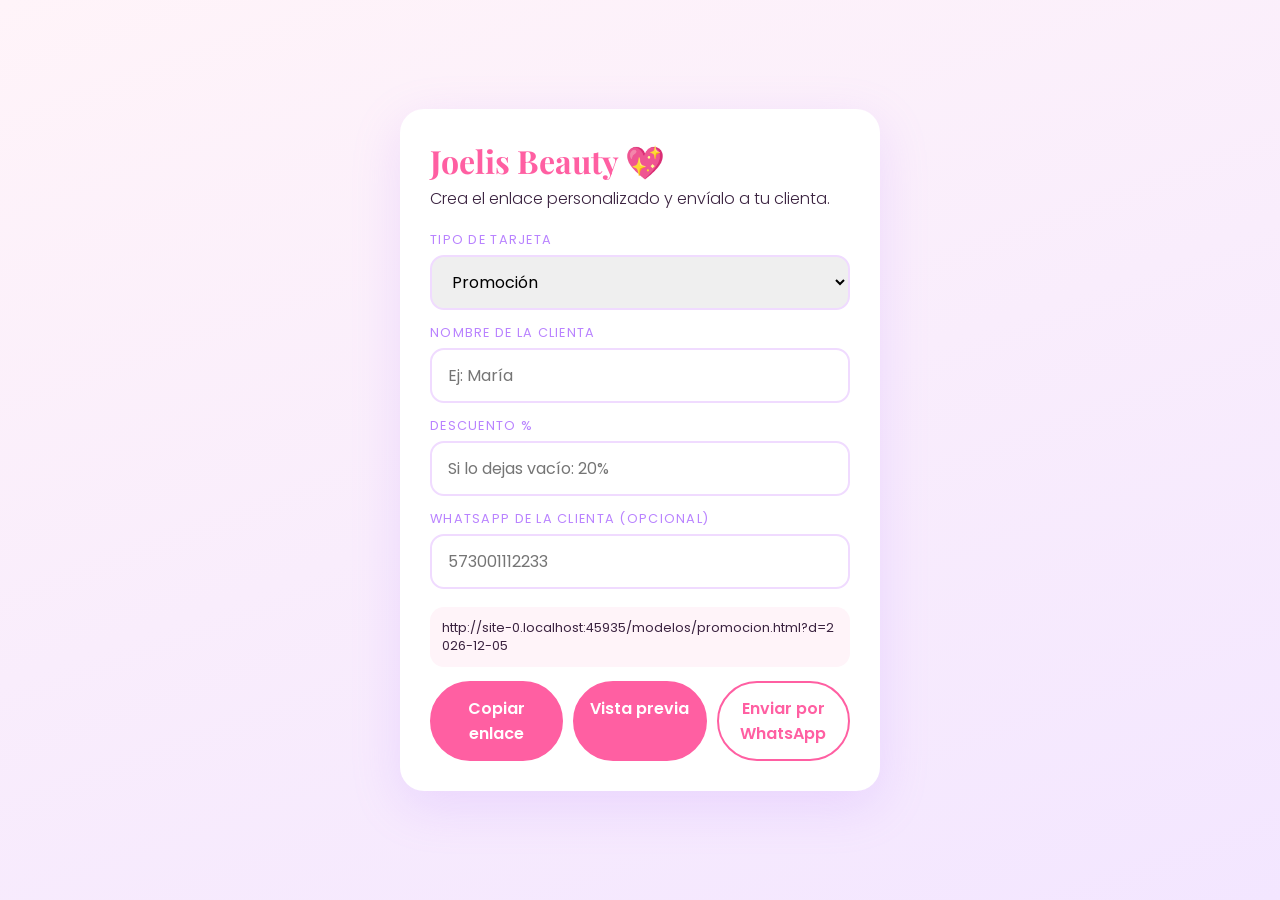
<file: index.html>
<!doctype html>
<html lang="es">
<head>
<meta charset="utf-8">
<meta name="viewport" content="width=device-width, initial-scale=1">
<title>Generador de tarjetas · Joelis Beauty</title>
<meta name="robots" content="noindex">
<link href="https://fonts.googleapis.com/css2?family=Playfair+Display:wght@600&family=Poppins:wght@300;400;600&display=swap" rel="stylesheet">
<style>
*{box-sizing:border-box;margin:0;padding:0}
body{font-family:Poppins,sans-serif;background:linear-gradient(160deg,#fff4f9,#f3e6ff);min-height:100vh;display:grid;place-items:center;padding:20px;color:#3b2340}
.box{background:#fff;border-radius:24px;padding:30px;max-width:480px;width:100%;box-shadow:0 15px 50px #b983ff33}
h1{font-family:'Playfair Display',serif;color:#ff5fa2;margin-bottom:4px}
p.s{font-weight:300;margin-bottom:20px}
label{display:block;font-size:.8rem;margin:14px 0 6px;color:#b983ff;text-transform:uppercase;letter-spacing:.1em}
input,select{width:100%;padding:13px 16px;border-radius:14px;border:2px solid #f0dbff;font:inherit}
input:focus,select:focus{outline:0;border-color:#ff5fa2}
.out{margin-top:18px;padding:12px;background:#fff4f9;border-radius:14px;font-size:.8rem;word-break:break-all}
.btns{display:flex;gap:10px;margin-top:14px;flex-wrap:wrap}
button,a.b{flex:1;padding:13px;border-radius:999px;border:2px solid #ff5fa2;background:#ff5fa2;color:#fff;font:inherit;font-weight:600;cursor:pointer;text-align:center;text-decoration:none;min-width:130px}
button.g{background:#fff;color:#ff5fa2}
.f[hidden]{display:none}
</style>
</head>
<body>
<div class="box">
  <h1>Joelis Beauty 💖</h1>
  <p class="s">Crea el enlace personalizado y envíalo a tu clienta.</p>
  <label>Tipo de tarjeta</label>
  <select id="m">
    <option value="promocion">Promoción</option>
    <option value="descuento">Descuento</option>
    <option value="sorteo">Sorteo</option>
    <option value="gratis">Gratis (regalo)</option>
    <option value="cumpleanos">Cumpleaños</option>
    <option value="cumpleanos-personalizado">Cumpleaños personalizado</option>
    <option value="ganadora">Ganadora sorteo</option>
  </select>
  <div class="f" id="f-n">
    <label>Nombre de la clienta</label>
    <input id="n" placeholder="Ej: María" autocomplete="off">
  </div>
  <div class="f" id="f-de">
    <label>De parte de (remitente)</label>
    <input id="de" placeholder="Si lo dejas vacío: Joelis Beauty" autocomplete="off">
  </div>
  <div class="f" id="f-p">
    <label>Descuento %</label>
    <input id="p" placeholder="" inputmode="numeric" maxlength="2" pattern="[0-9]*">
  </div>
  <div class="f" id="f-r">
    <label id="lr">Premio / regalo</label>
    <input id="r" placeholder="" autocomplete="off">
  </div>
  <div class="f" id="f-t">
    <label>WhatsApp de la clienta (opcional)</label>
    <input id="t" placeholder="573001112233" inputmode="numeric">
  </div>
  <div class="out" id="o"></div>
  <div class="btns">
    <button id="c">Copiar enlace</button>
    <a class="b g" id="v" target="_blank">Vista previa</a>
    <button id="w" class="g">Enviar por WhatsApp</button>
  </div>
</div>
<script>
const $=id=>document.getElementById(id);
/* Campos que aplican a cada tarjeta (n=nombre, de=remitente, p=descuento %, r=premio/regalo) */
const CAMPOS={
  'promocion':{n:1,p:'Si lo dejas vacío: 20%'},
  'descuento':{n:1,p:'Si lo dejas vacío: 20%'},
  'sorteo':{n:1,r:['Premio mayor del sorteo','Si lo dejas vacío: Set de uñas con diseño a tu elección']},
  'gratis':{n:1,r:['Regalo','Si lo dejas vacío: Tu próximo arreglo de uñas es totalmente GRATIS 💖']},
  'cumpleanos':{n:1,p:'Si lo dejas vacío: 20%',r:['Regalo (reemplaza el descuento)','Ej: Mantenimiento Gel + pedicura semi']},
  'cumpleanos-personalizado':{n:1,de:1,p:'Si lo dejas vacío: 20%',r:['Regalo (reemplaza el descuento)','Ej: Mantenimiento Gel + pedicura semi']},
  'ganadora':{n:1,r:['Premio ganado','Si lo dejas vacío: Set de uñas con diseño a tu elección']}
};
const cur=()=>CAMPOS[$('m').value];
function campos(){
  const c=cur();
  $('f-n').hidden=!c.n; $('f-de').hidden=!c.de; $('f-p').hidden=!c.p; $('f-r').hidden=!c.r;
  if(c.p)$('p').placeholder=c.p;
  if(c.r){$('lr').textContent=c.r[0];$('r').placeholder=c.r[1];}
}
function link(){
  const c=cur(), u=new URL('modelos/'+$('m').value+'.html',location.href);
  const n=$('n').value.trim(), de=$('de').value.trim(), p=$('p').value.replace(/D/g,'').slice(0,2), r=$('r').value.trim();
  if(c.n&&n)u.searchParams.set('nombre',n);
  if(c.de&&de)u.searchParams.set('de',de);
  if(c.p&&p)u.searchParams.set('desc',p);
  if(c.r&&r)u.searchParams.set('premio',r);
  const d=new Date();
  u.searchParams.set('d',d.getFullYear()+'-'+String(d.getMonth()+1).padStart(2,'0')+'-'+String(d.getDate()).padStart(2,'0'));
  return u.href;
}
function up(){campos();const l=link();$('o').textContent=l;$('v').href=l}
$('p').addEventListener('input',()=>{$('p').value=$('p').value.replace(/D/g,'').slice(0,2)});
['m','n','p','r','de'].forEach(i=>$(i).addEventListener('input',up));up();
$('c').onclick=async()=>{await navigator.clipboard.writeText(link());$('c').textContent='¡Copiado! ✨';setTimeout(()=>$('c').textContent='Copiar enlace',1500)};
$('w').onclick=()=>{
  const n=cur().n?$('n').value.trim():'',t=$('t').value.replace(/D/g,'');
  const msg=encodeURIComponent(`Hola ${n} 💖 Tenemos algo especial para ti en Joelis Beauty:
${link()}`);
  window.open(t?`https://wa.me/${t}?text=${msg}`:`https://wa.me/?text=${msg}`,'_blank');
};
</script>
</body>
</html>
</file>
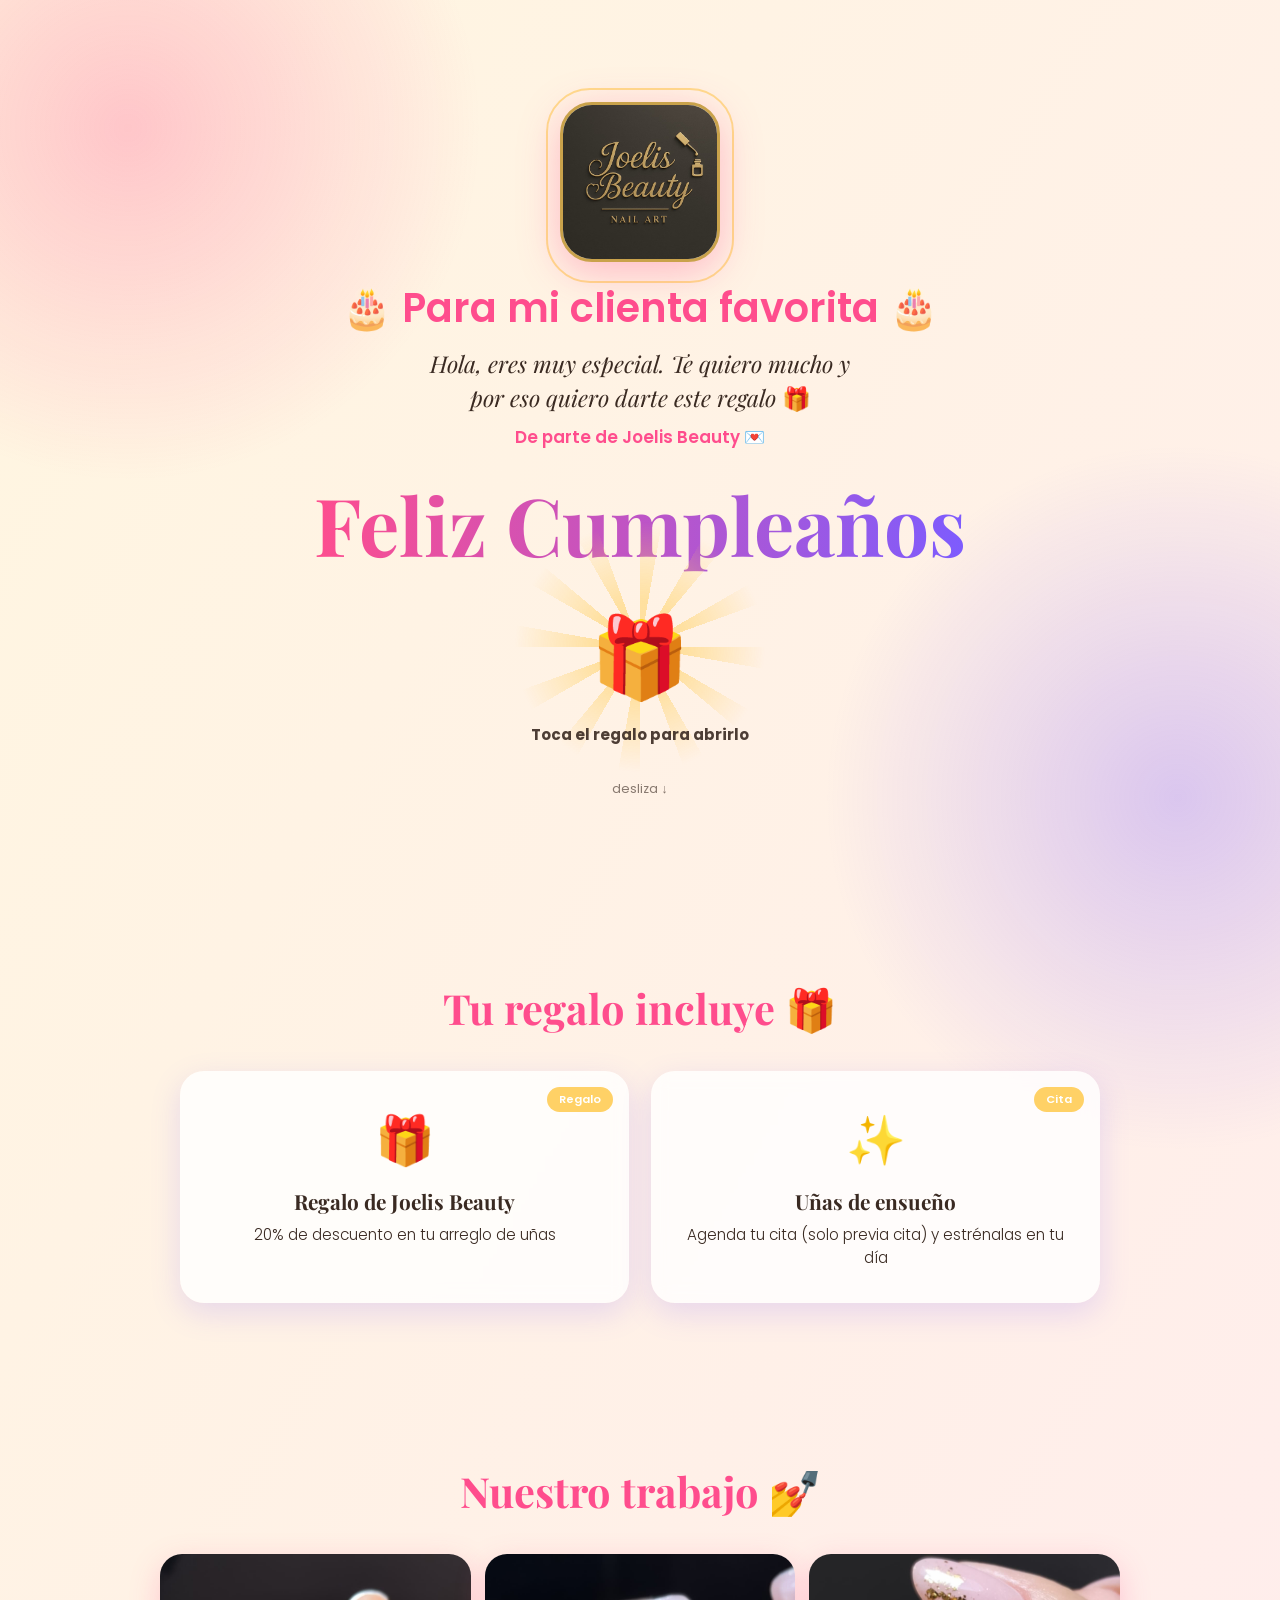
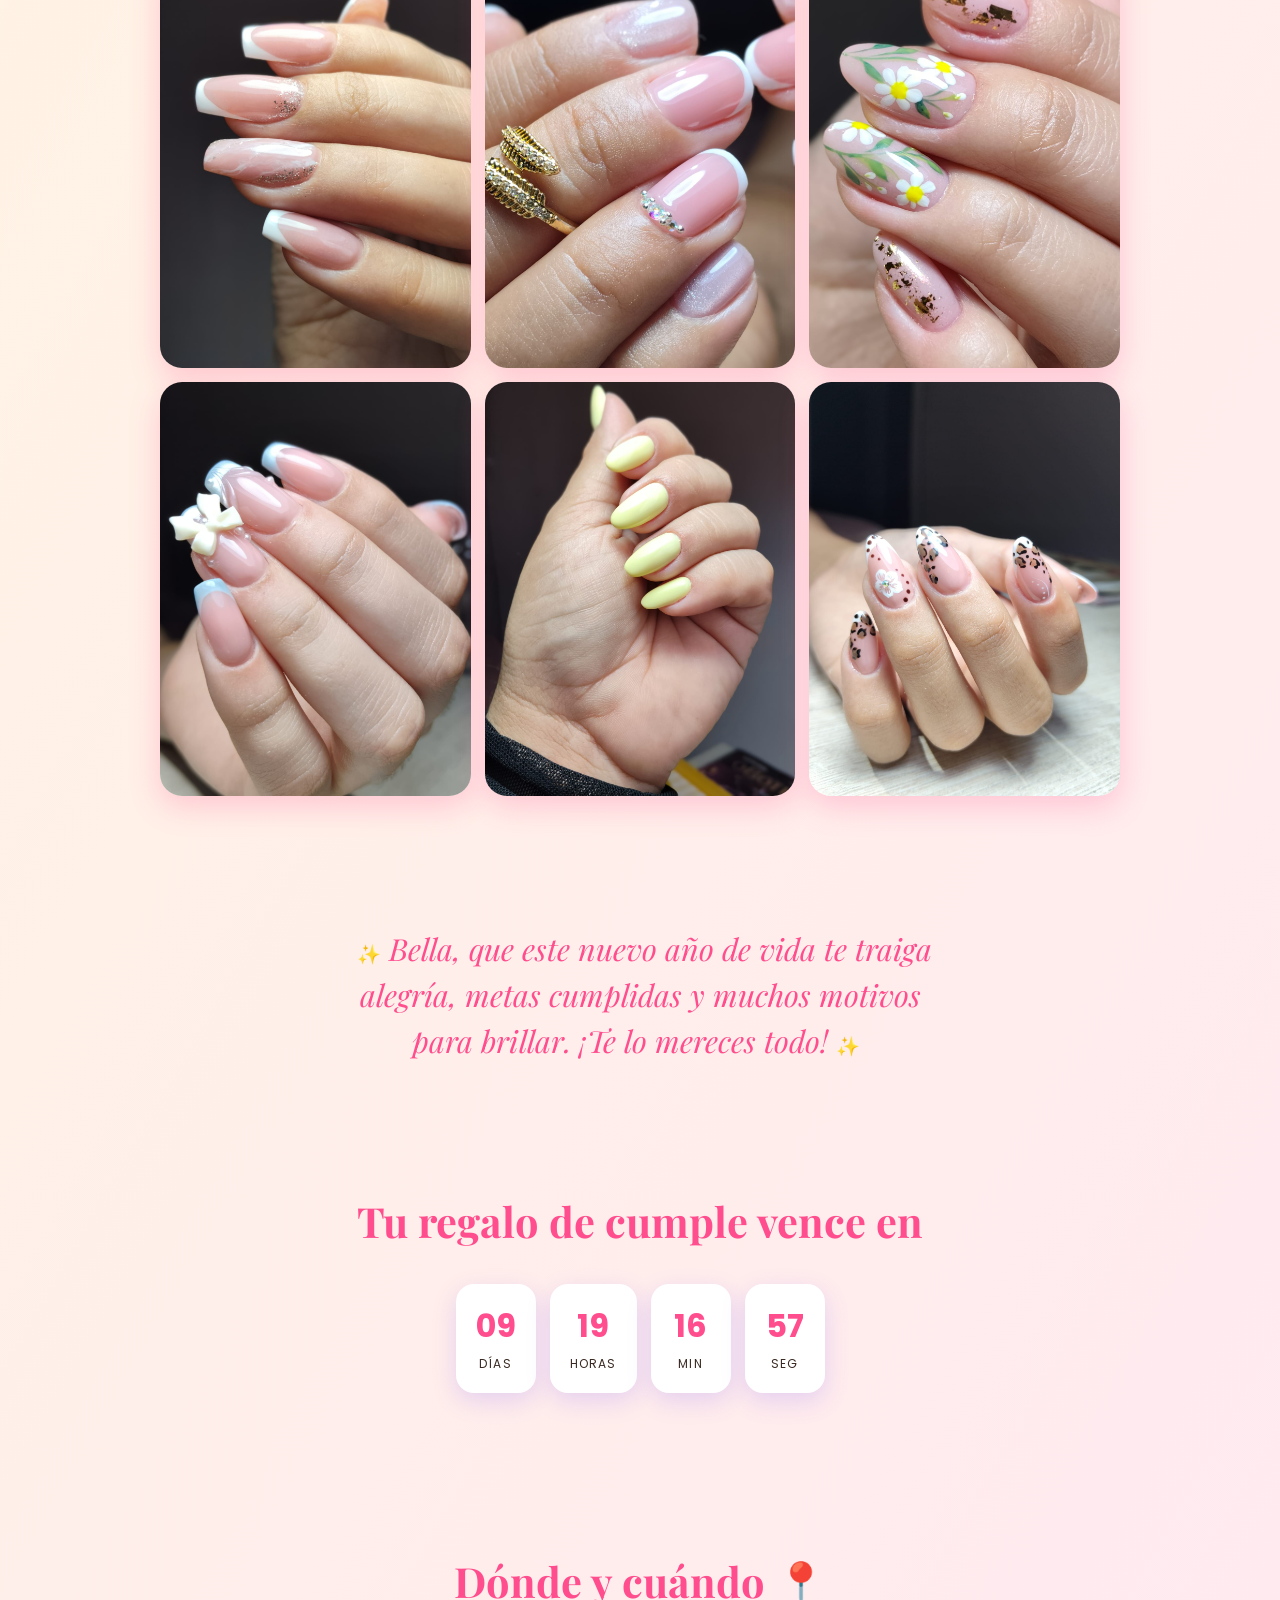
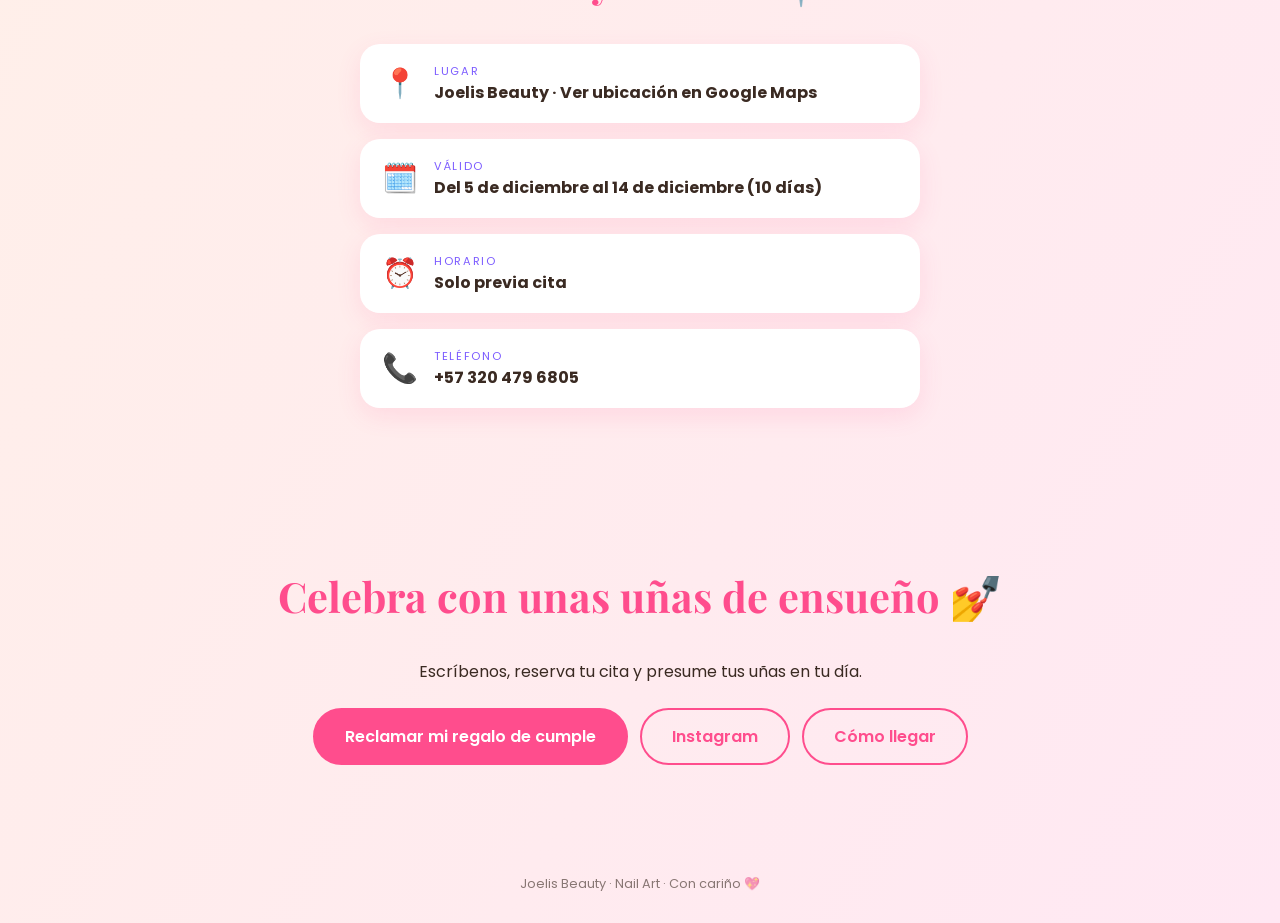
<file: modelos/cumpleanos-personalizado.html>
<!doctype html>
<html lang="es">
<head>
<meta charset="utf-8">
<meta name="viewport" content="width=device-width, initial-scale=1">
<title>Joelis Beauty</title>
<link href="https://fonts.googleapis.com/css2?family=Playfair+Display:ital,wght@0,600;1,500&family=Poppins:wght@300;400;600&display=swap" rel="stylesheet">
<link rel="stylesheet" href="../assets/card.css">
</head>
<body>
<script src="../assets/datos.js"></script>
<script>
window.CARD = {
  tema: "cumple",
  cumple: true,
  descDefault: 20,
  regaloDefault: "{desc}% de descuento en tu arreglo de uñas",
  sinNombre: "Para mi clienta favorita",
  eyebrow: "",
  titulo: "Feliz Cumpleaños",
  subtitulo: "",
  carta: "Hola, eres muy especial. Te quiero mucho y por eso quiero darte este regalo",
  cartaEmoji: "🎁",
  regalo: { icono: "🎁", hint: "Toca el regalo para abrirlo", titulo: "🎉 Tu regalo de cumpleaños", detalle: "{regalo}. ¡Úsalo durante tu semana de cumple!" },
  seccion: "Tu regalo incluye 🎁",
  galeria: true,
  items: [
    { icono: "🎁", titulo: "Regalo de {de}", detalle: "{regalo}", tag: "Regalo" },
    { icono: "✨", titulo: "Uñas de ensueño", detalle: "Agenda tu cita (solo previa cita) y estrénalas en tu día", tag: "Cita" }
  ],
  frase: "{nombre}, que este nuevo año de vida te traiga alegría, metas cumplidas y muchos motivos para brillar. ¡Te lo mereces todo!",
  cuentaTexto: "Tu regalo de cumple vence en",
  cierreTitulo: "Celebra con unas uñas de ensueño 💅",
  cierre: "Escríbenos, reserva tu cita y presume tus uñas en tu día.",
  botonWa: "Reclamar mi regalo de cumple",
  waMensaje: "estoy de cumpleaños 🎂 y quiero reclamar mi regalo de parte de {de}."
};
</script>
<script src="../assets/card.js"></script>
</body>
</html>
</file>
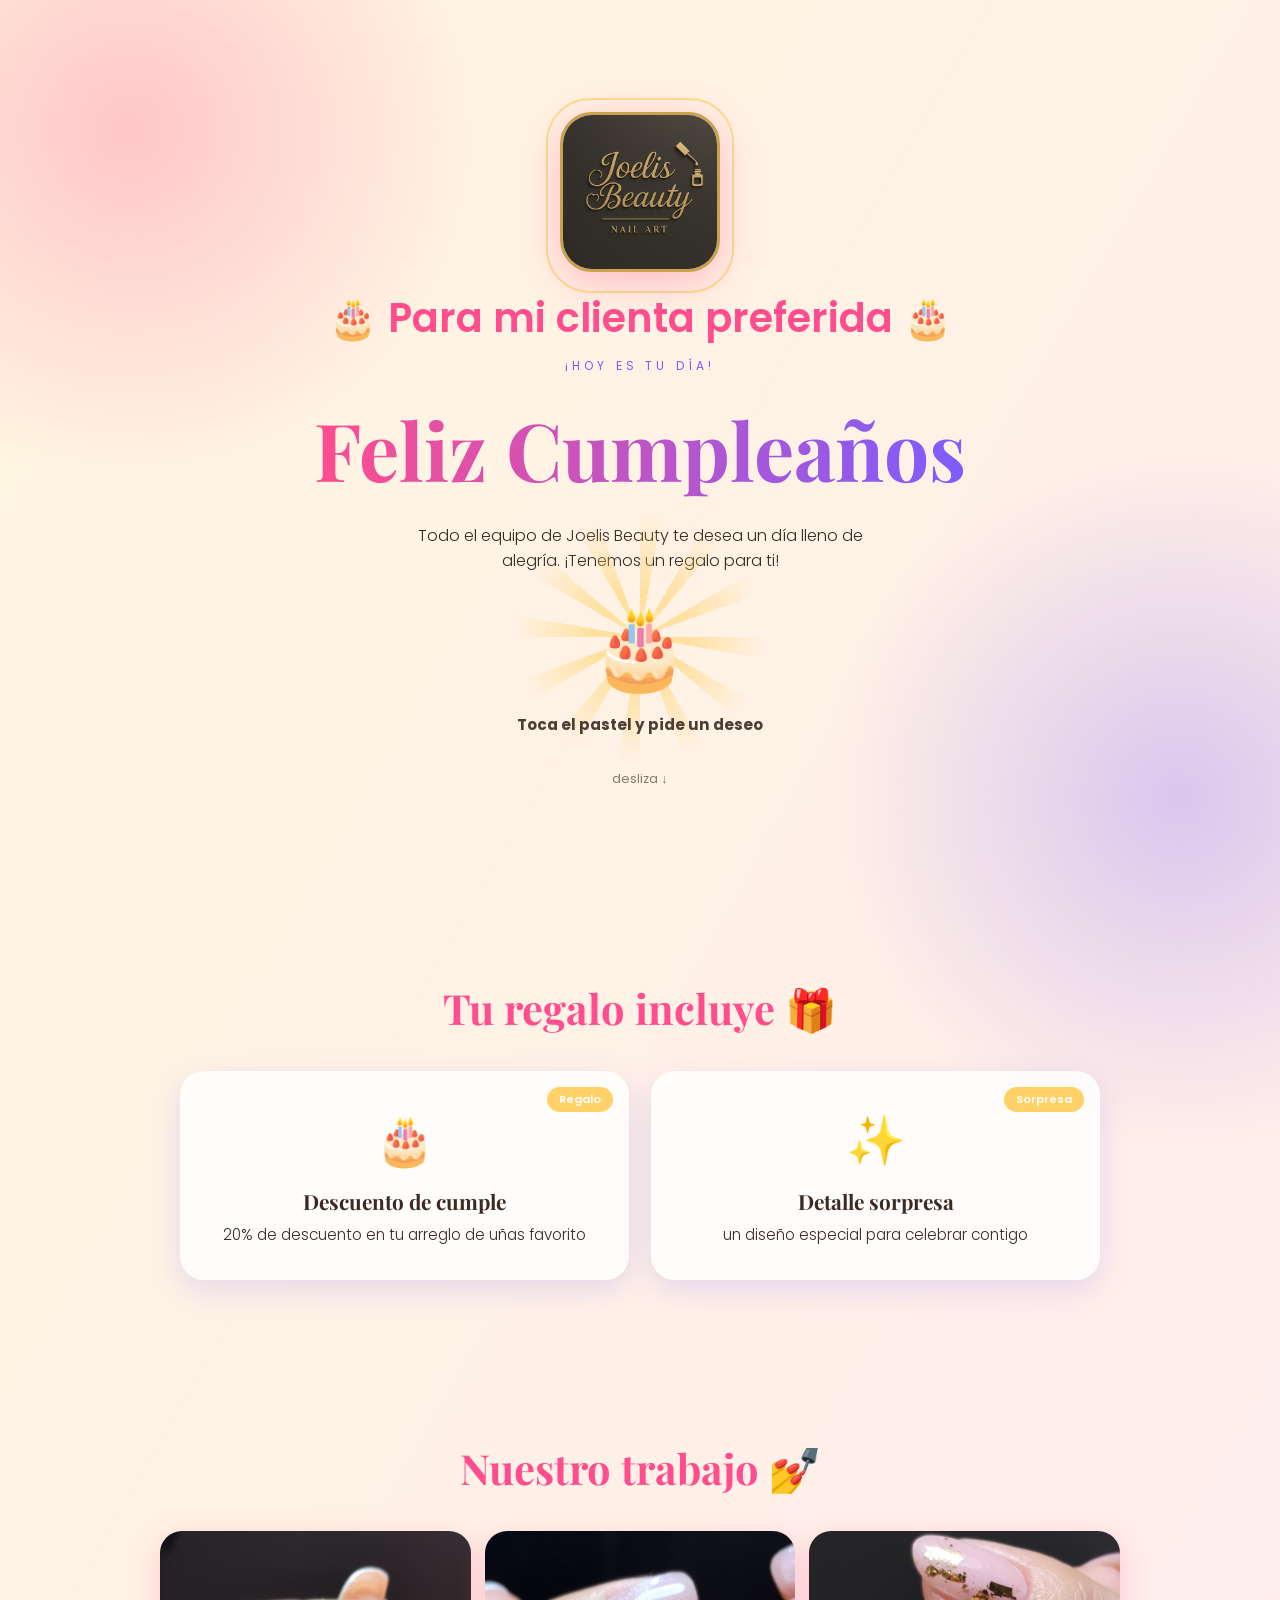
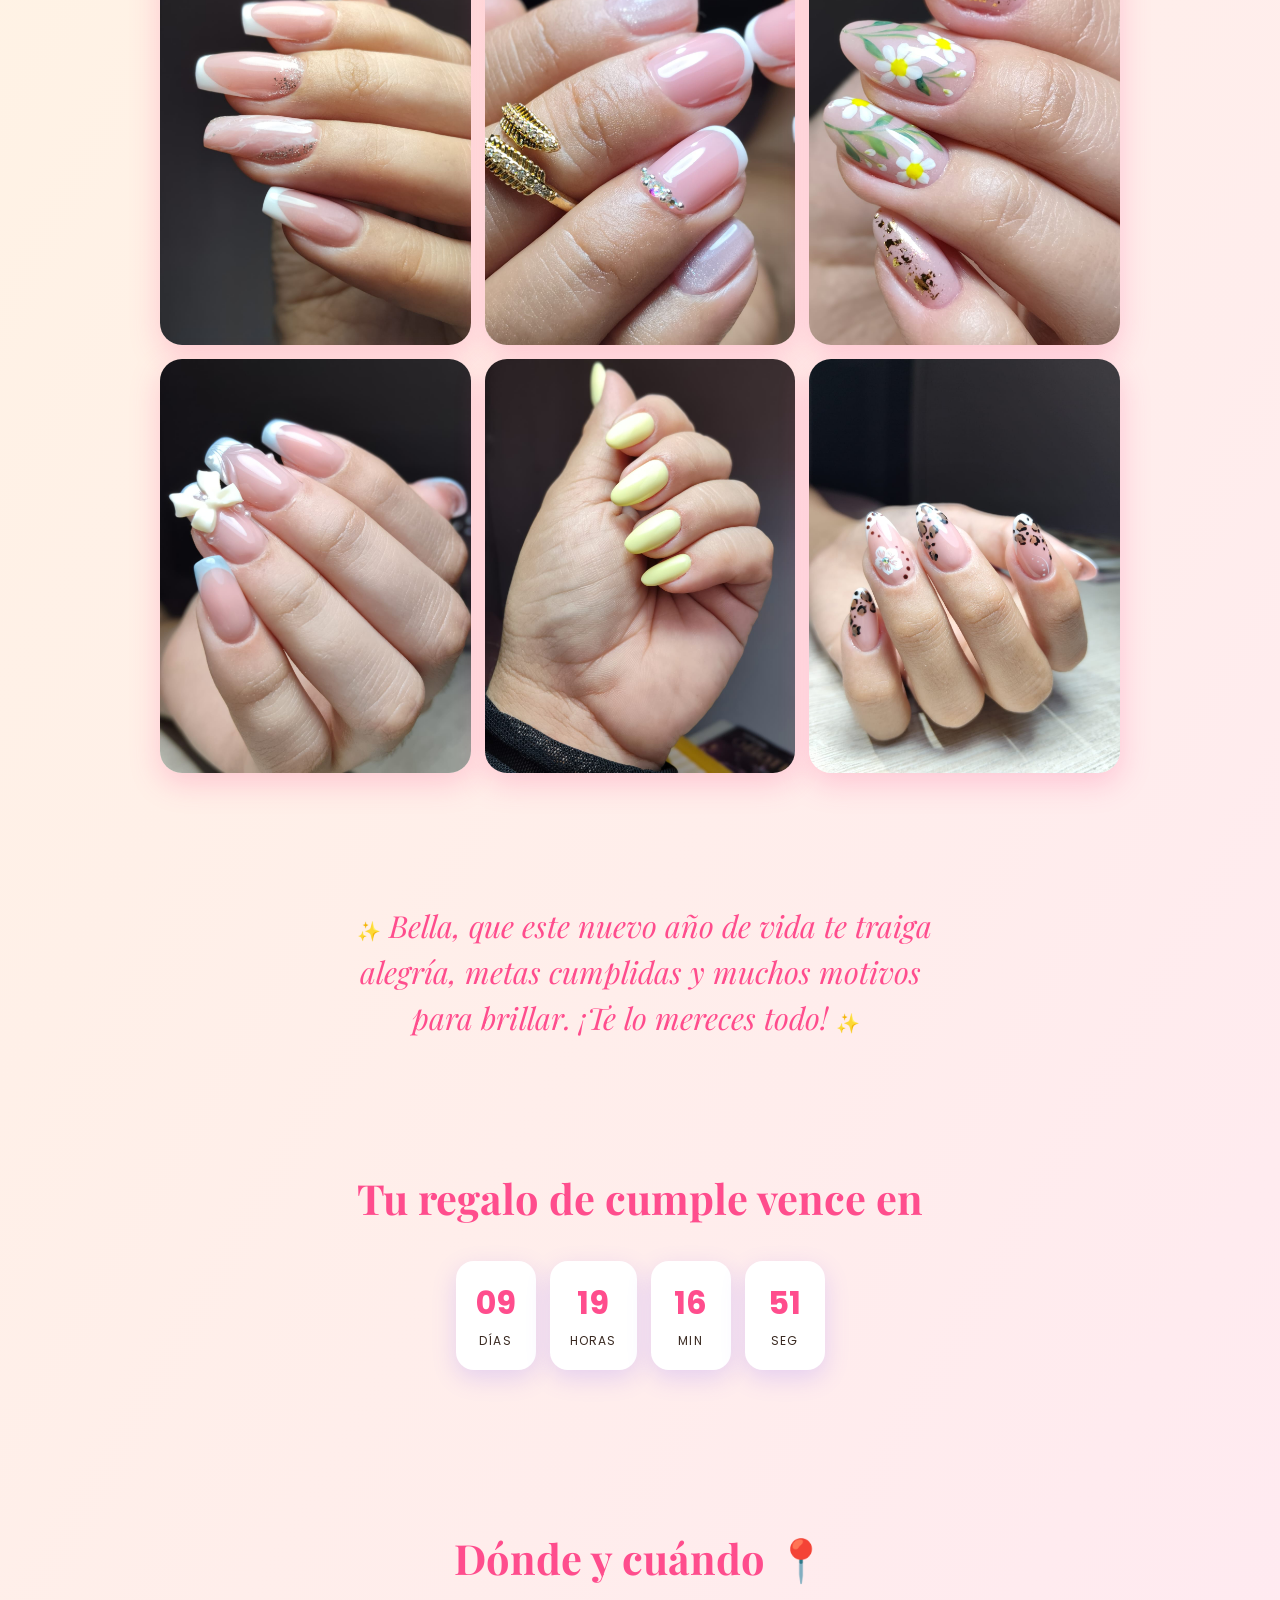
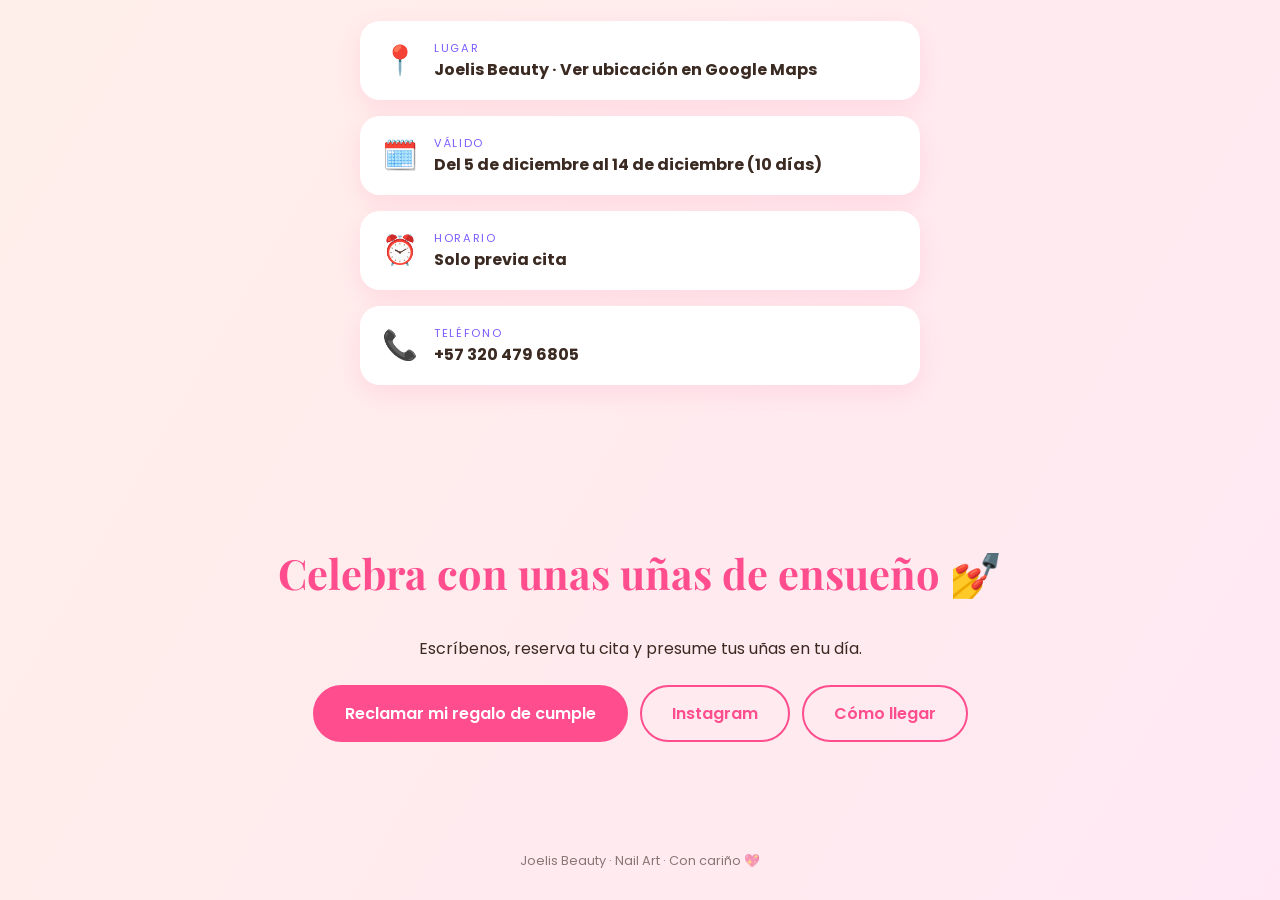
<file: modelos/cumpleanos.html>
<!doctype html>
<html lang="es">
<head>
<meta charset="utf-8">
<meta name="viewport" content="width=device-width, initial-scale=1">
<title>Joelis Beauty</title>
<link href="https://fonts.googleapis.com/css2?family=Playfair+Display:ital,wght@0,600;1,500&family=Poppins:wght@300;400;600&display=swap" rel="stylesheet">
<link rel="stylesheet" href="../assets/card.css">
</head>
<body>
<script src="../assets/datos.js"></script>
<script>
window.CARD = {
  tema: "cumple",
  cumple: true,
  descDefault: 20,
  regaloDefault: "{desc}% de descuento en tu arreglo de uñas",
  premioDefault: "un diseño especial para celebrar contigo",
  eyebrow: "¡Hoy es tu día!",
  titulo: "Feliz Cumpleaños",
  subtitulo: "Todo el equipo de Joelis Beauty te desea un día lleno de alegría. ¡Tenemos un regalo para ti!",
  regalo: { icono: "🎂", hint: "Toca el pastel y pide un deseo", titulo: "🎉 Tu regalo de cumpleaños", detalle: "{regalo}. ¡Úsalo durante tu semana de cumple!" },
  seccion: "Tu regalo incluye 🎁",
  galeria: true,
  items: [
    { icono: "🎂", titulo: "Descuento de cumple", detalle: "{desc}% de descuento en tu arreglo de uñas favorito", tag: "Regalo" },
    { icono: "✨", titulo: "Detalle sorpresa", detalle: "{premio}", tag: "Sorpresa" }
  ],
  frase: "{nombre}, que este nuevo año de vida te traiga alegría, metas cumplidas y muchos motivos para brillar. ¡Te lo mereces todo!",
  cuentaTexto: "Tu regalo de cumple vence en",
  cierreTitulo: "Celebra con unas uñas de ensueño 💅",
  cierre: "Escríbenos, reserva tu cita y presume tus uñas en tu día.",
  botonWa: "Reclamar mi regalo de cumple",
  waMensaje: "estoy de cumpleaños 🎂 y quiero reclamar mi regalo."
};
</script>
<script src="../assets/card.js"></script>
</body>
</html>
</file>
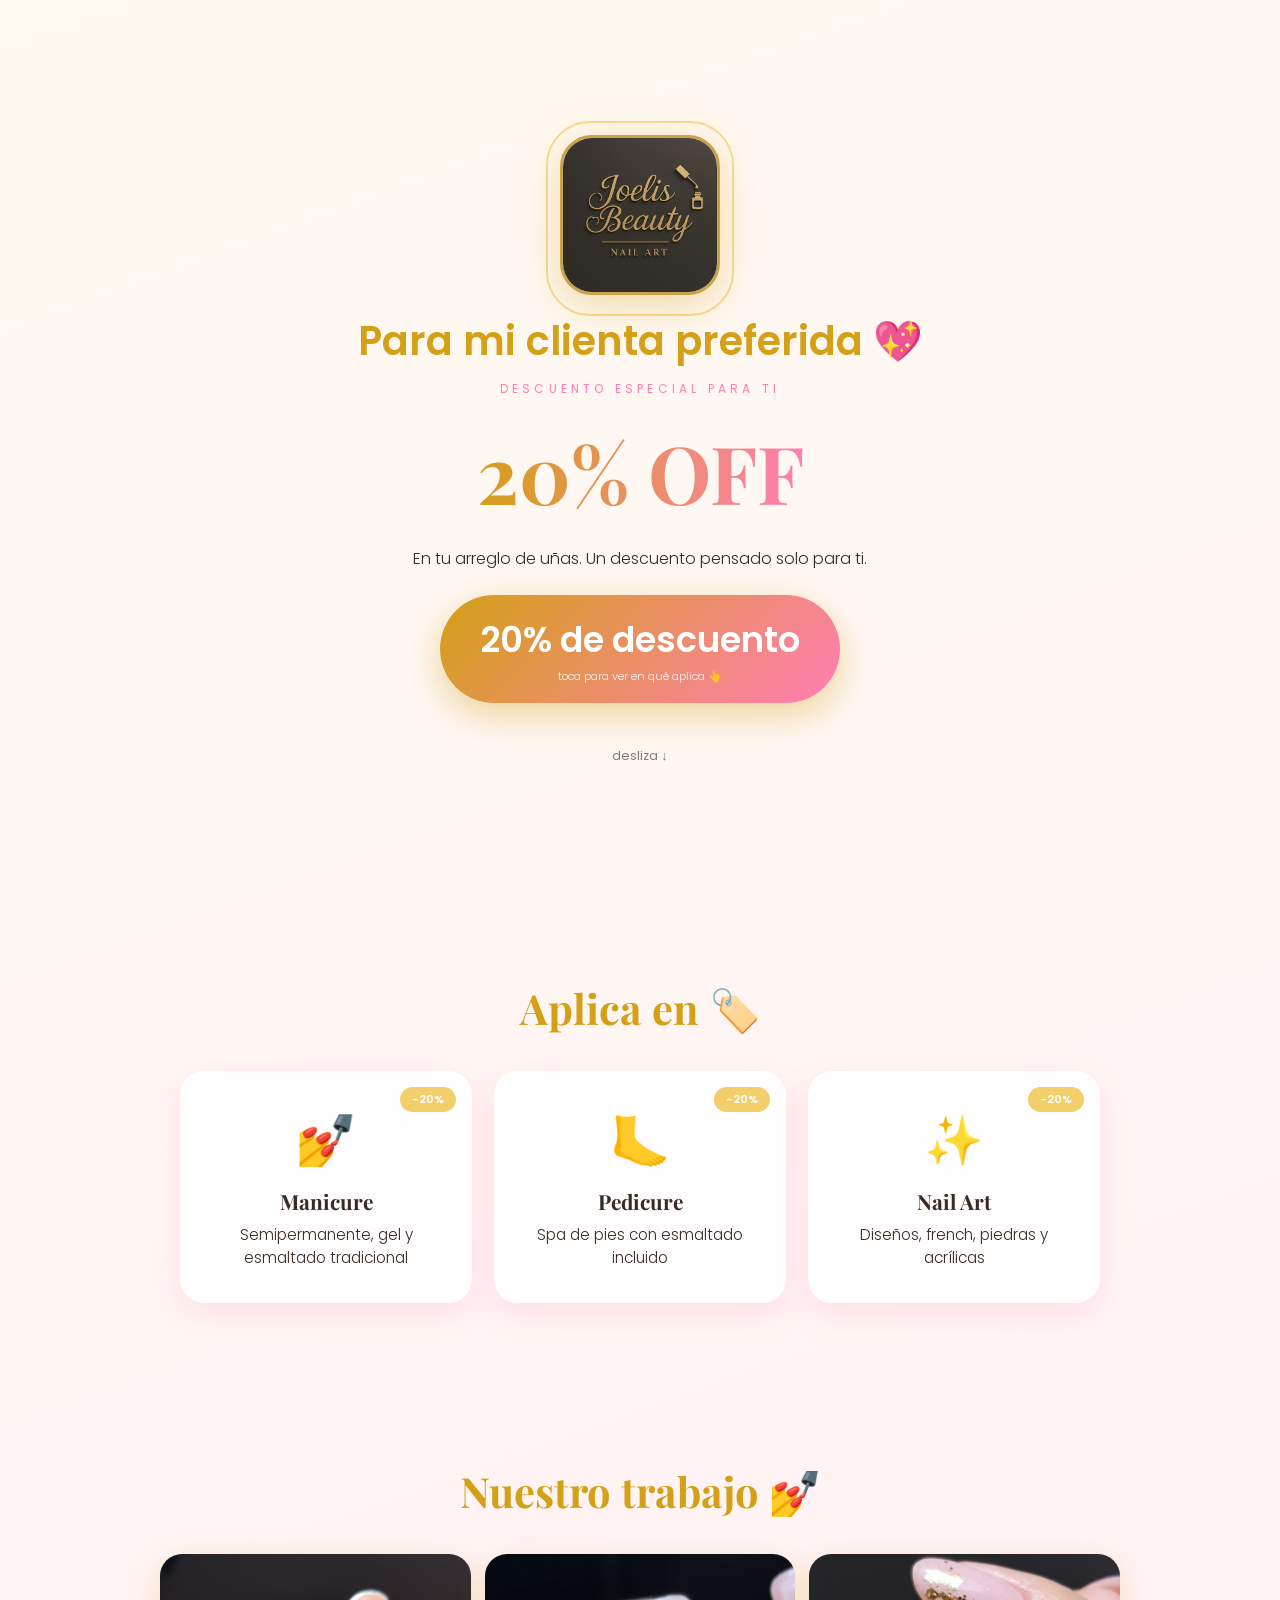
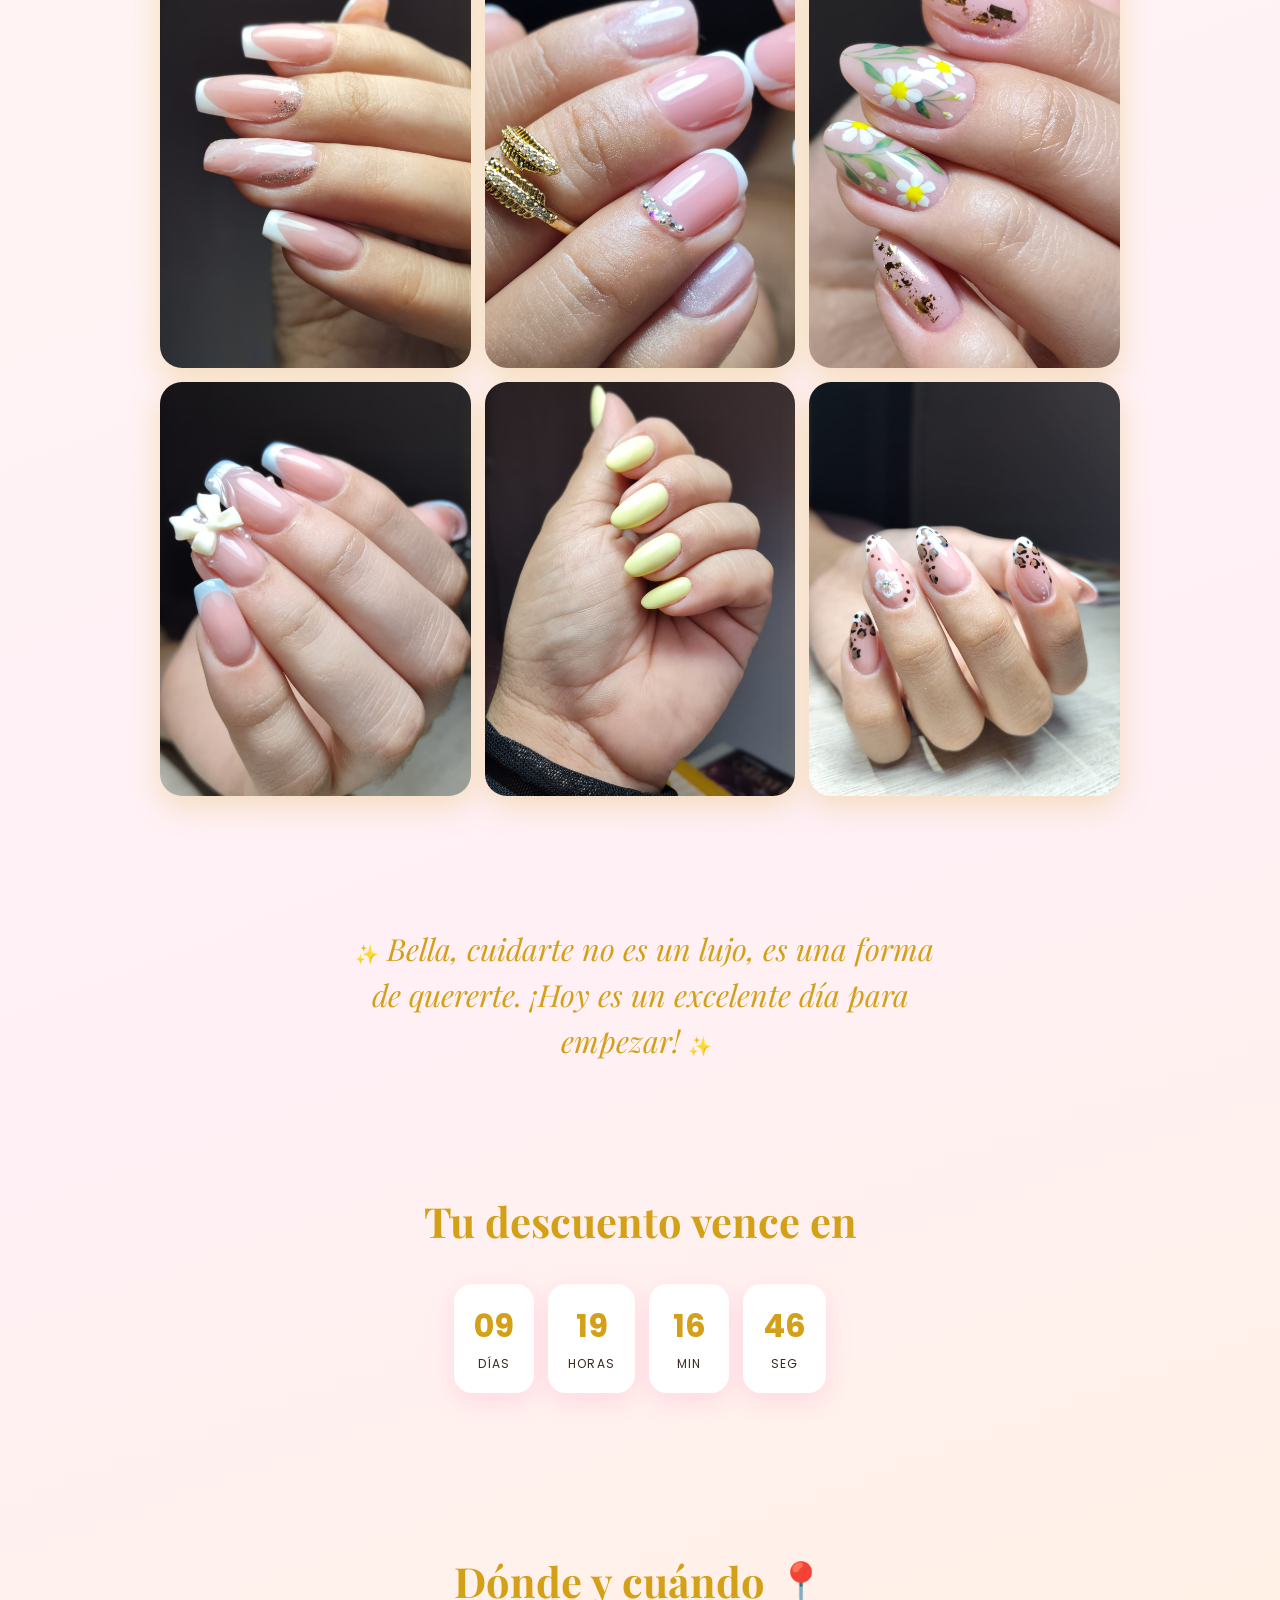
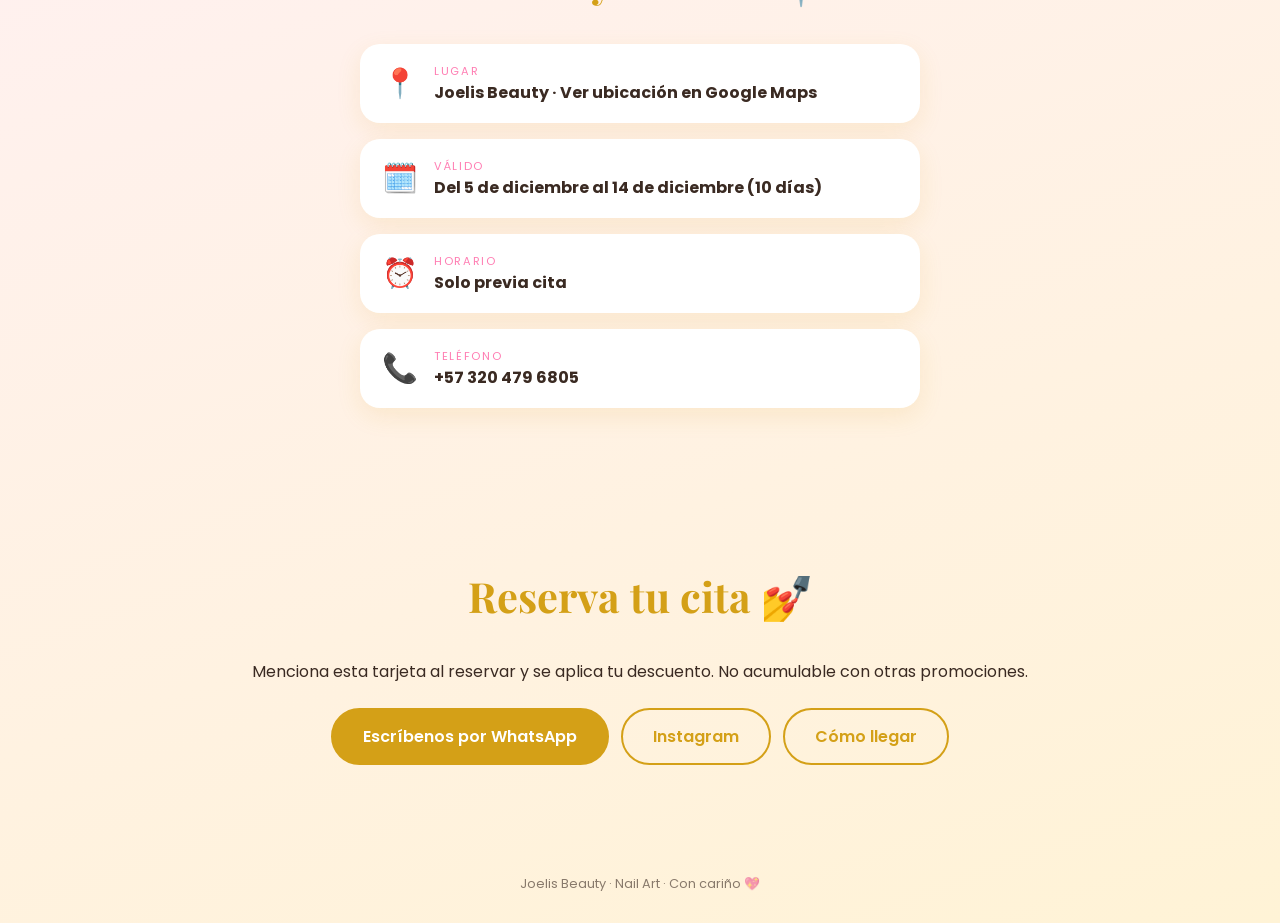
<file: modelos/descuento.html>
<!doctype html>
<html lang="es">
<head>
<meta charset="utf-8">
<meta name="viewport" content="width=device-width, initial-scale=1">
<title>Joelis Beauty</title>
<link href="https://fonts.googleapis.com/css2?family=Playfair+Display:ital,wght@0,600;1,500&family=Poppins:wght@300;400;600&display=swap" rel="stylesheet">
<link rel="stylesheet" href="../assets/card.css">
</head>
<body>
<script src="../assets/datos.js"></script>
<script>
window.CARD = {
  tema: "dorado",
  eyebrow: "Descuento especial para ti",
  titulo: "{desc}% OFF",
  subtitulo: "En tu arreglo de uñas. Un descuento pensado solo para ti.",
  badge: "{desc}% de descuento",
  hint: "toca para ver en qué aplica 👆",
  descDefault: 20,
  seccion: "Aplica en 🏷️",
  galeria: true,
  items: [
    { icono: "💅", titulo: "Manicure", detalle: "Semipermanente, gel y esmaltado tradicional", tag: "-{desc}%" },
    { icono: "🦶", titulo: "Pedicure", detalle: "Spa de pies con esmaltado incluido", tag: "-{desc}%" },
    { icono: "✨", titulo: "Nail Art", detalle: "Diseños, french, piedras y acrílicas", tag: "-{desc}%" }
  ],
  frase: "{nombre}, cuidarte no es un lujo, es una forma de quererte. ¡Hoy es un excelente día para empezar!",
  cuentaTexto: "Tu descuento vence en",
  cierre: "Menciona esta tarjeta al reservar y se aplica tu descuento. No acumulable con otras promociones.",
  waMensaje: "quiero usar mi descuento en arreglo de uñas.",
  particulas: ["💛", "✨", "🌸", "⭐"]
};
</script>
<script src="../assets/card.js"></script>
</body>
</html>
</file>
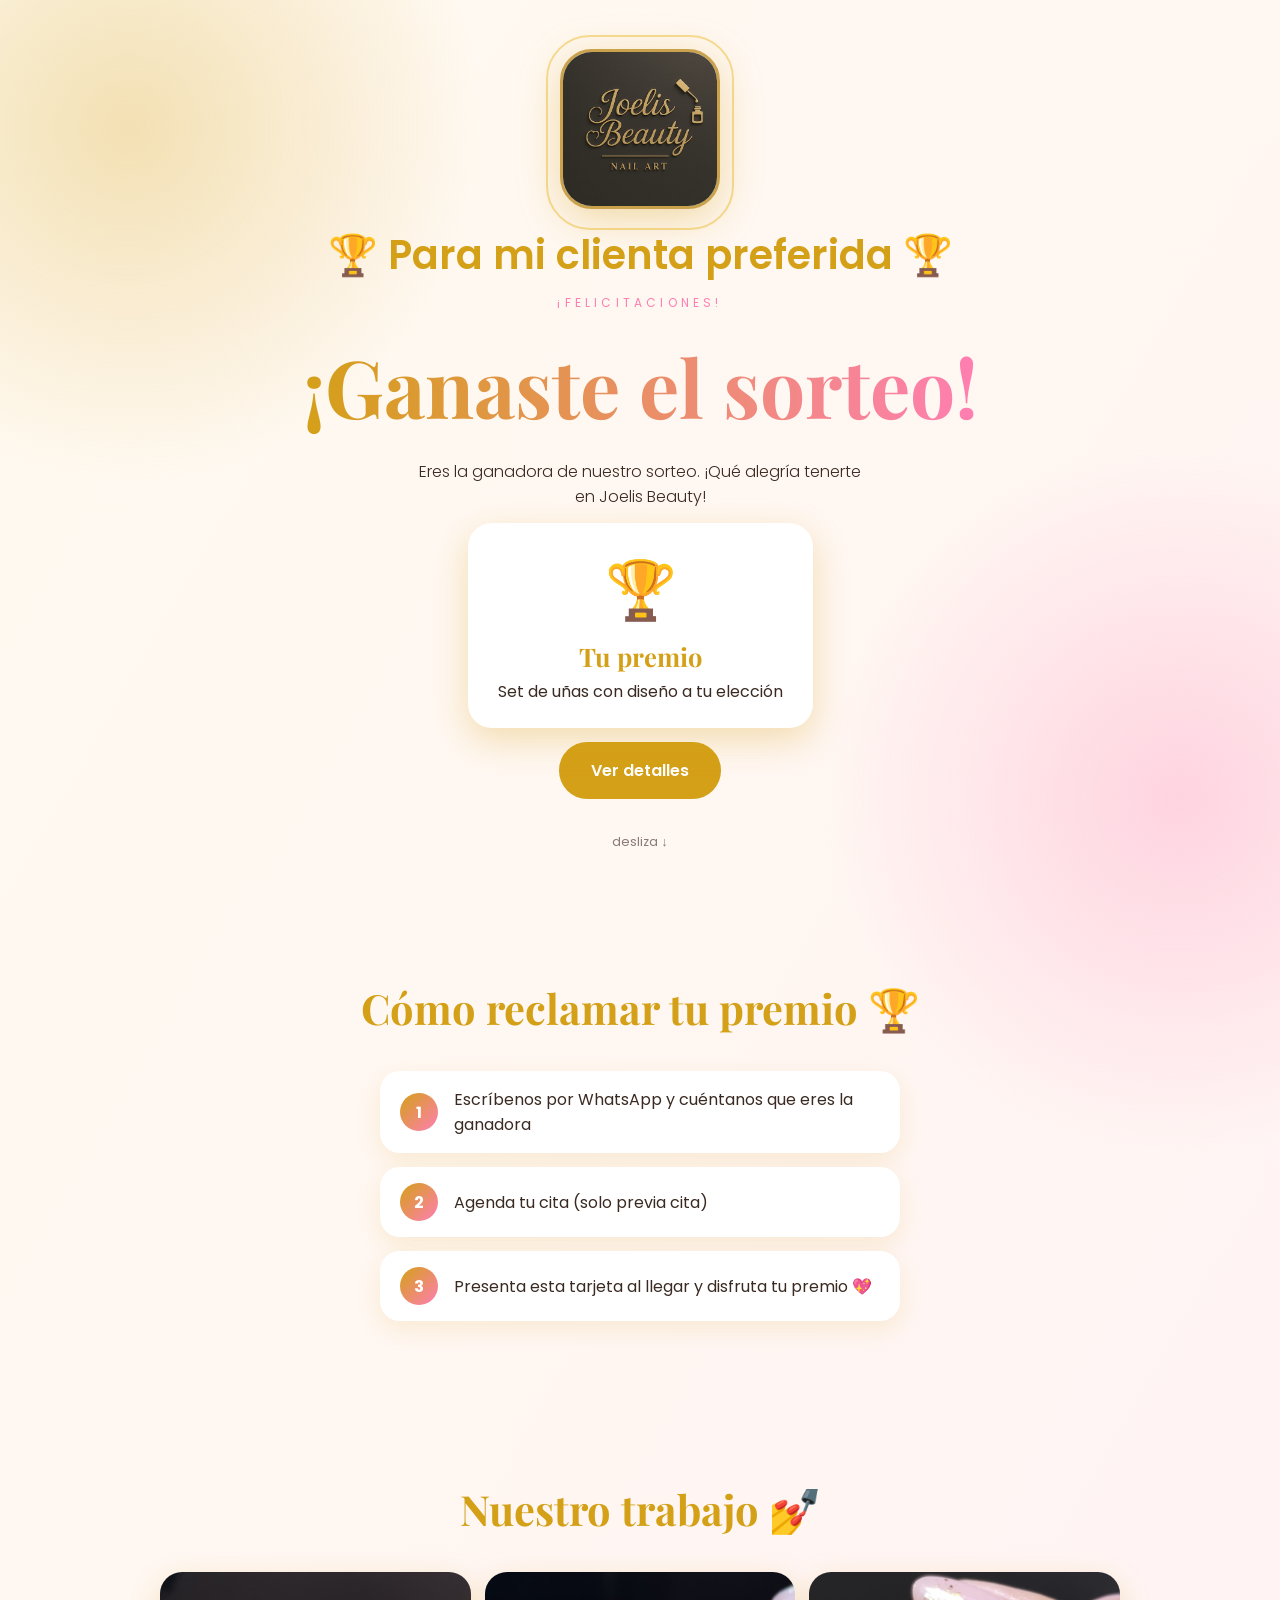
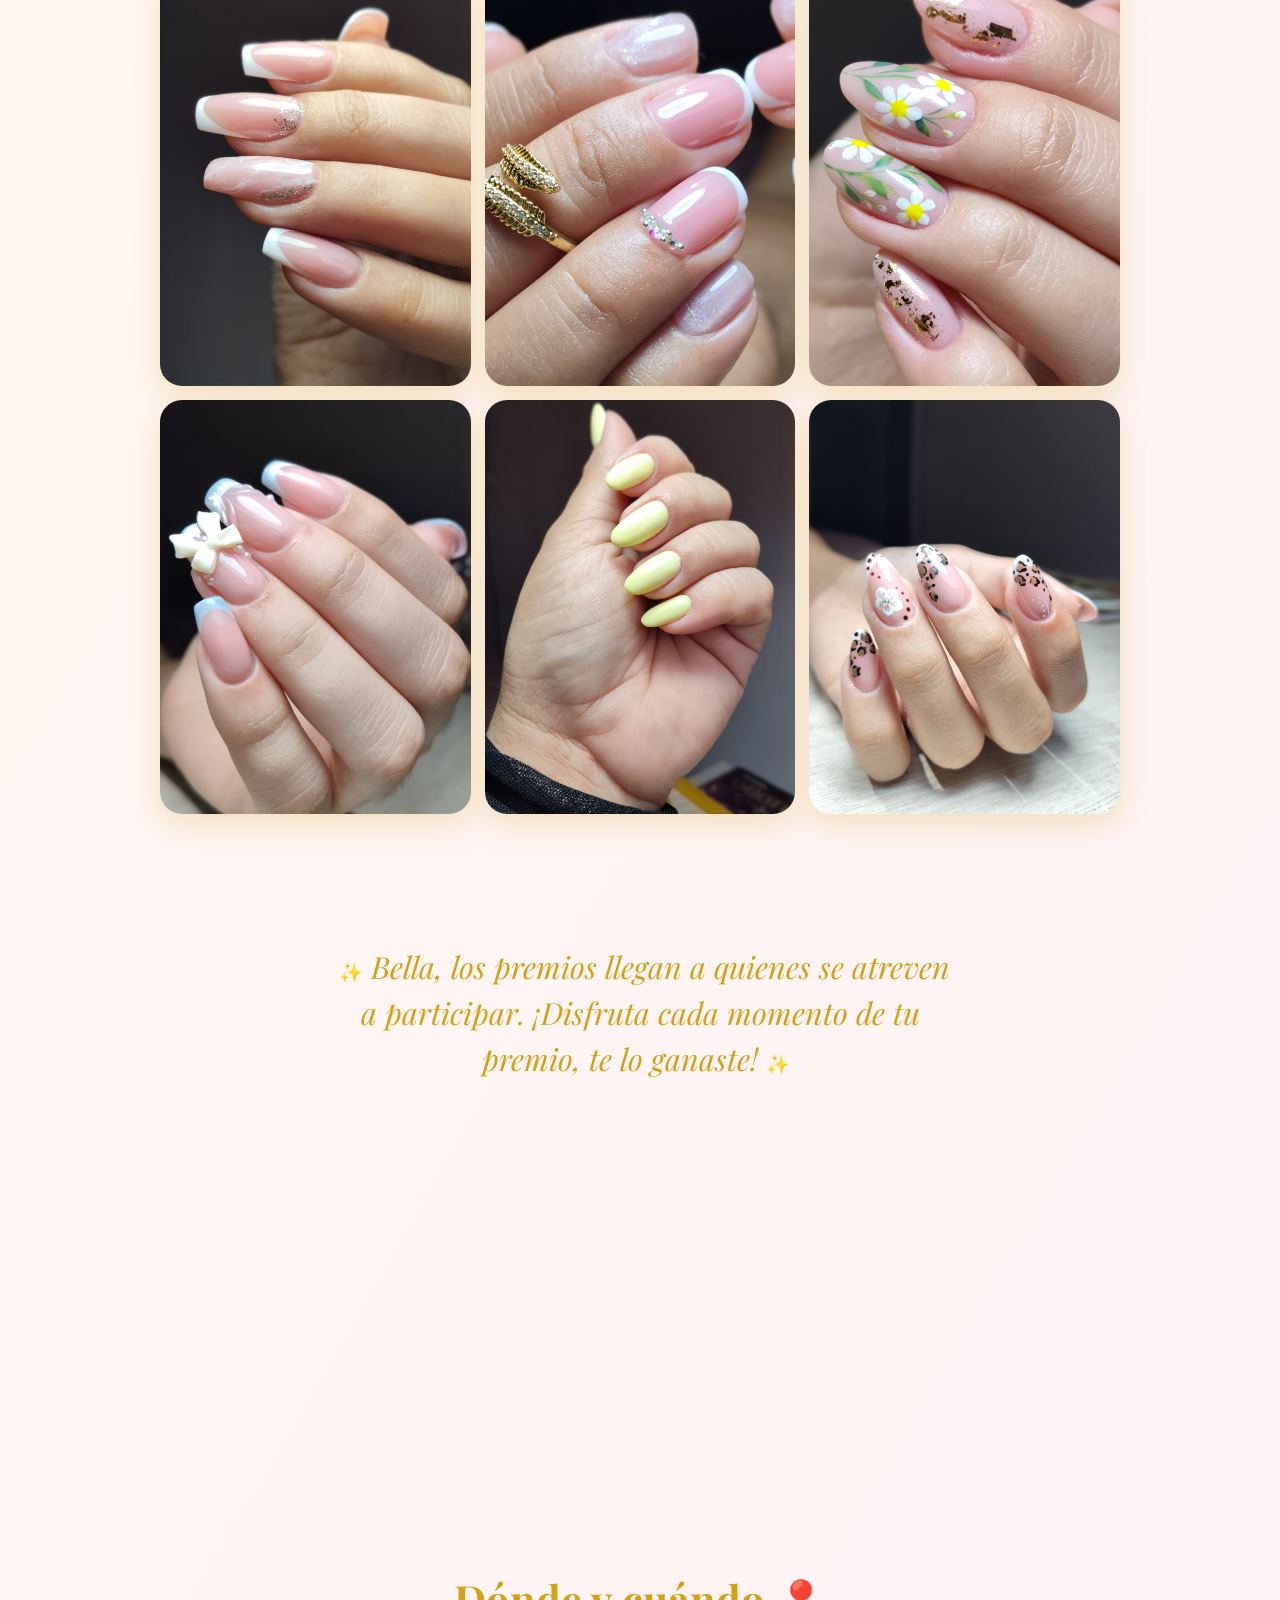
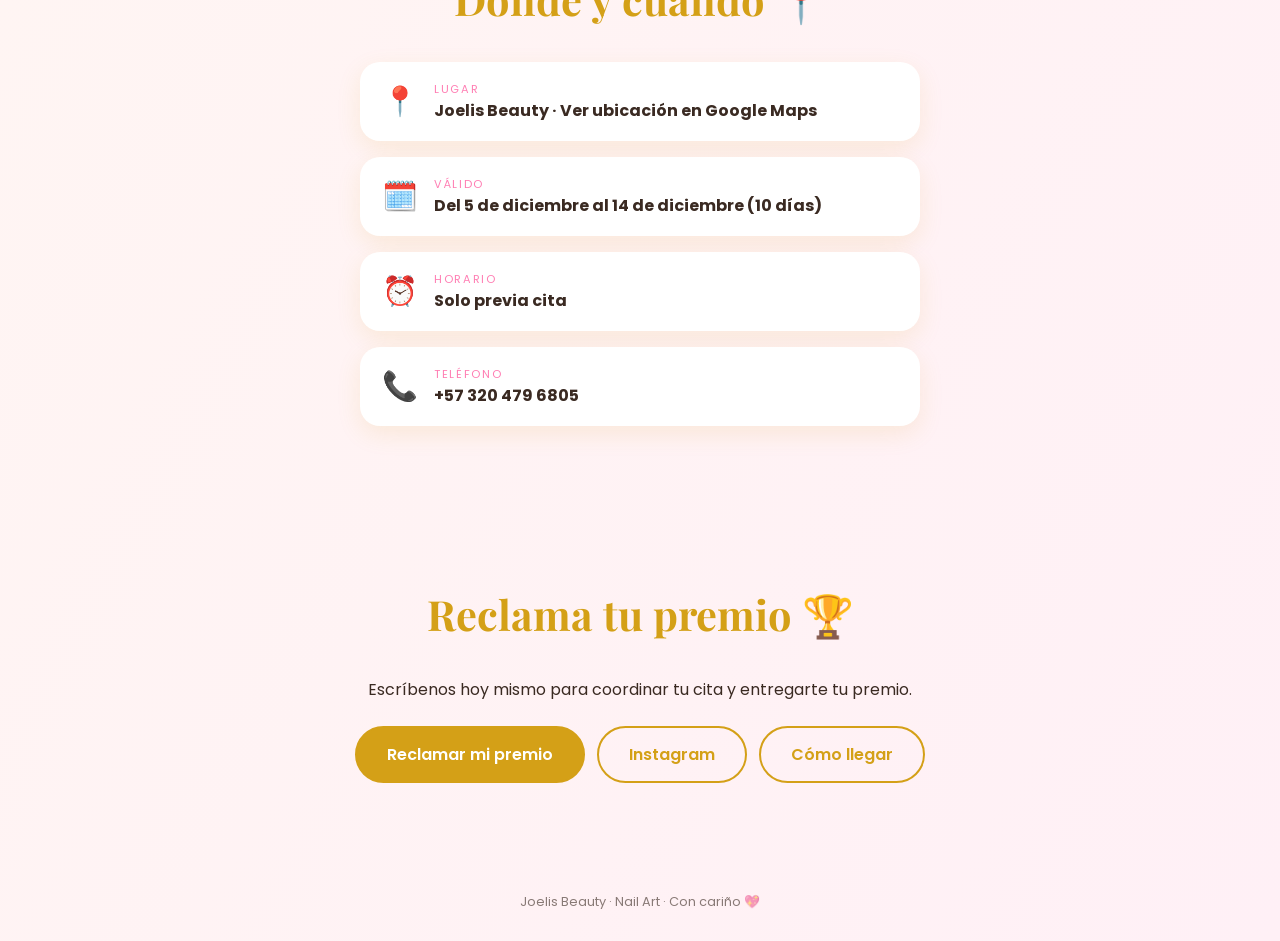
<file: modelos/ganadora.html>
<!doctype html>
<html lang="es">
<head>
<meta charset="utf-8">
<meta name="viewport" content="width=device-width, initial-scale=1">
<title>Joelis Beauty</title>
<link href="https://fonts.googleapis.com/css2?family=Playfair+Display:ital,wght@0,600;1,500&family=Poppins:wght@300;400;600&display=swap" rel="stylesheet">
<link rel="stylesheet" href="../assets/card.css">
</head>
<body>
<script src="../assets/datos.js"></script>
<script>
window.CARD = {
  tema: "dorado",
  ganadora: true,
  premioDefault: "Set de uñas con diseño a tu elección",
  eyebrow: "¡Felicitaciones!",
  titulo: "¡Ganaste el sorteo!",
  subtitulo: "Eres la ganadora de nuestro sorteo. ¡Qué alegría tenerte en Joelis Beauty!",
  premioTitulo: "Tu premio",
  premioDetalle: "{premio}",
  seccion: "Cómo reclamar tu premio 🏆",
  galeria: true,
  pasos: [
    "Escríbenos por WhatsApp y cuéntanos que eres la ganadora",
    "Agenda tu cita (solo previa cita)",
    "Presenta esta tarjeta al llegar y disfruta tu premio 💖"
  ],
  frase: "{nombre}, los premios llegan a quienes se atreven a participar. ¡Disfruta cada momento de tu premio, te lo ganaste!",
  cuentaTexto: "Reclama tu premio antes de",
  cierreTitulo: "Reclama tu premio 🏆",
  cierre: "Escríbenos hoy mismo para coordinar tu cita y entregarte tu premio.",
  botonWa: "Reclamar mi premio",
  waMensaje: "¡gané el sorteo! 🏆 quiero reclamar mi premio.",
  particulas: ["🏆", "🎉", "✨", "💛"]
};
</script>
<script src="../assets/card.js"></script>
</body>
</html>
</file>
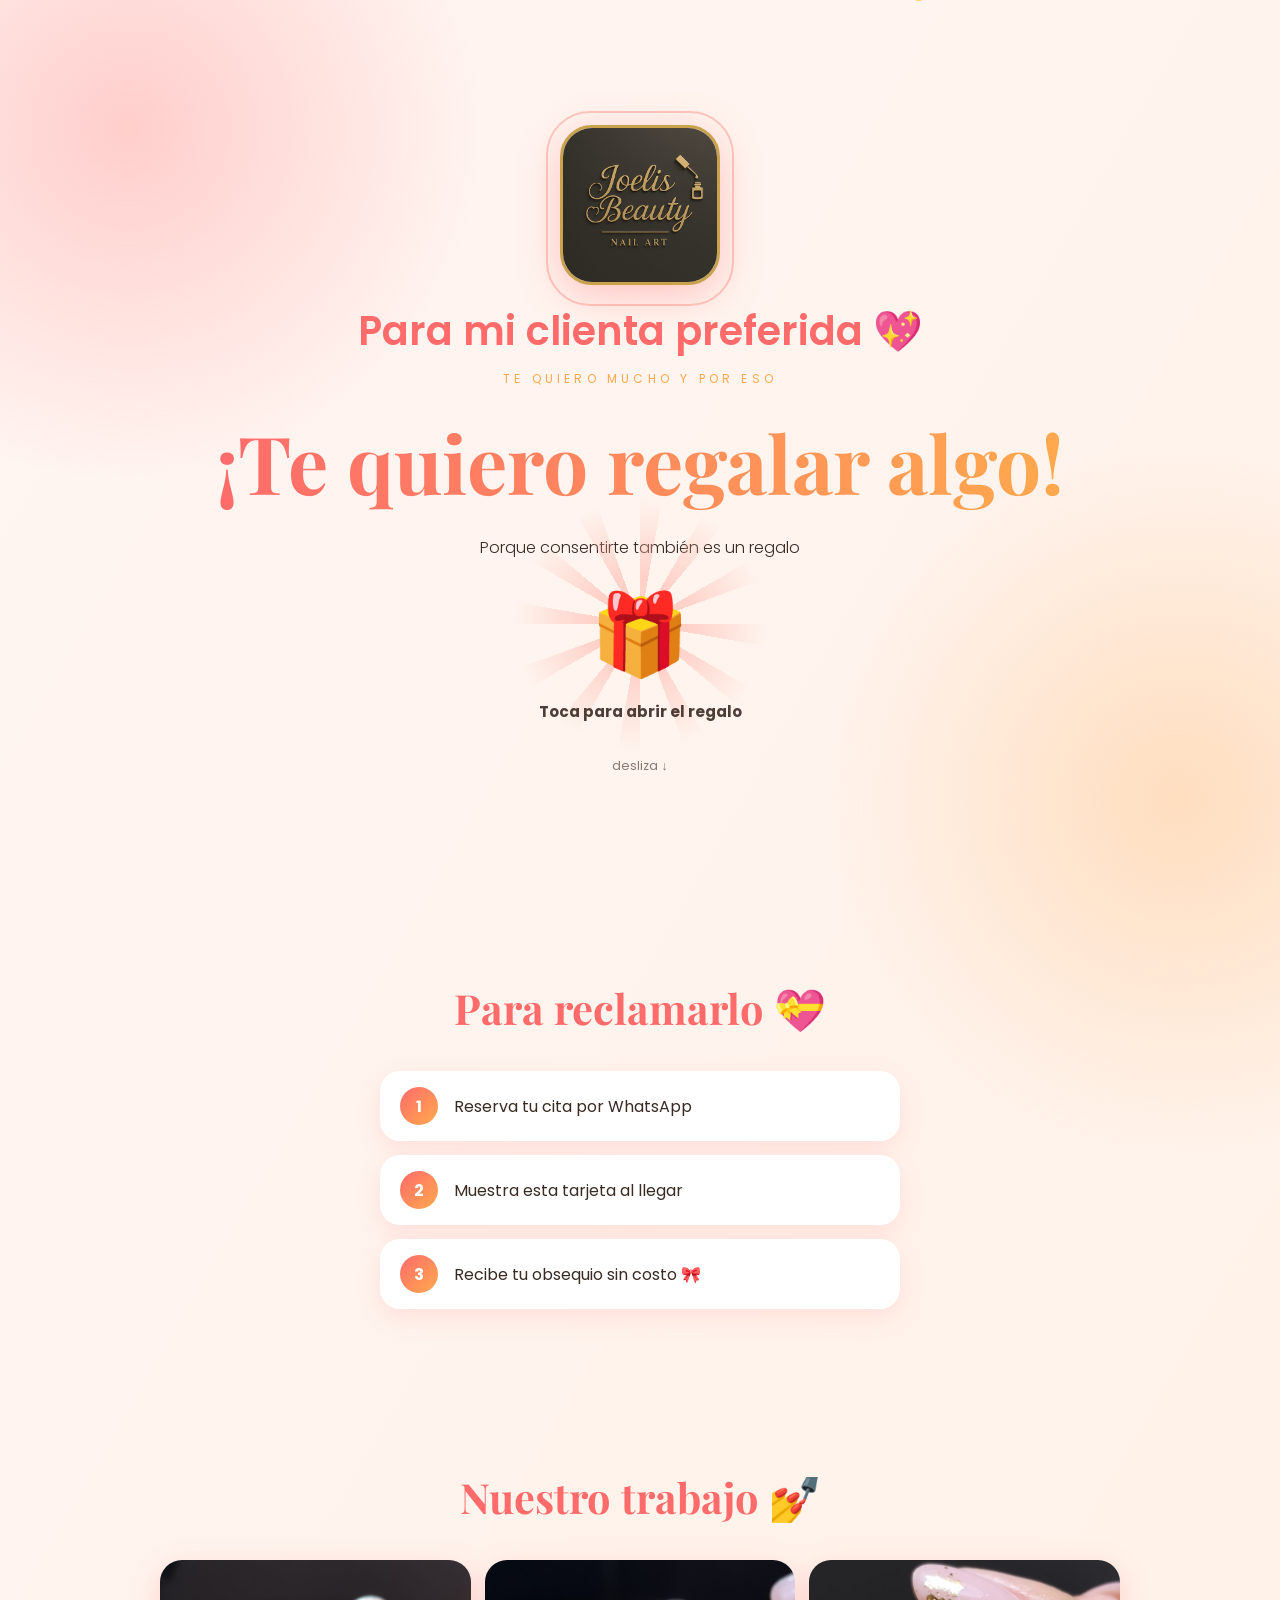
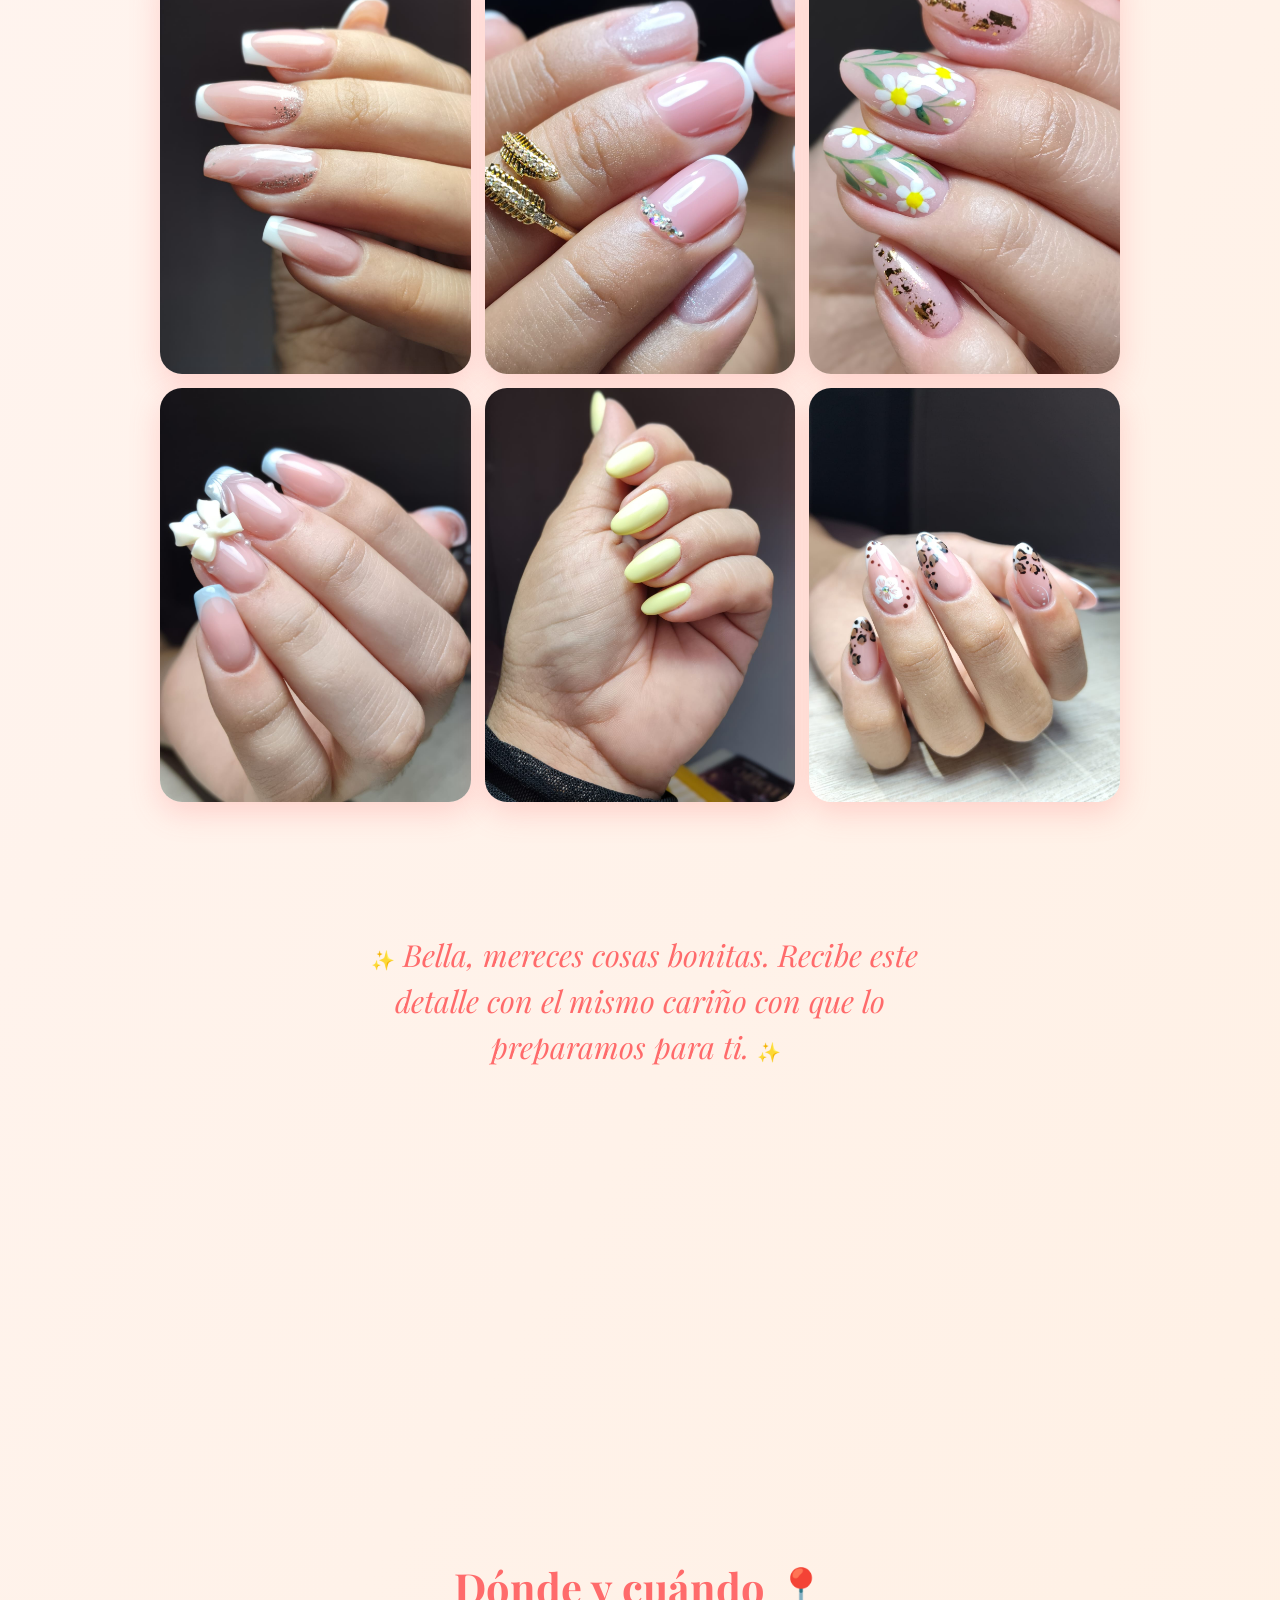
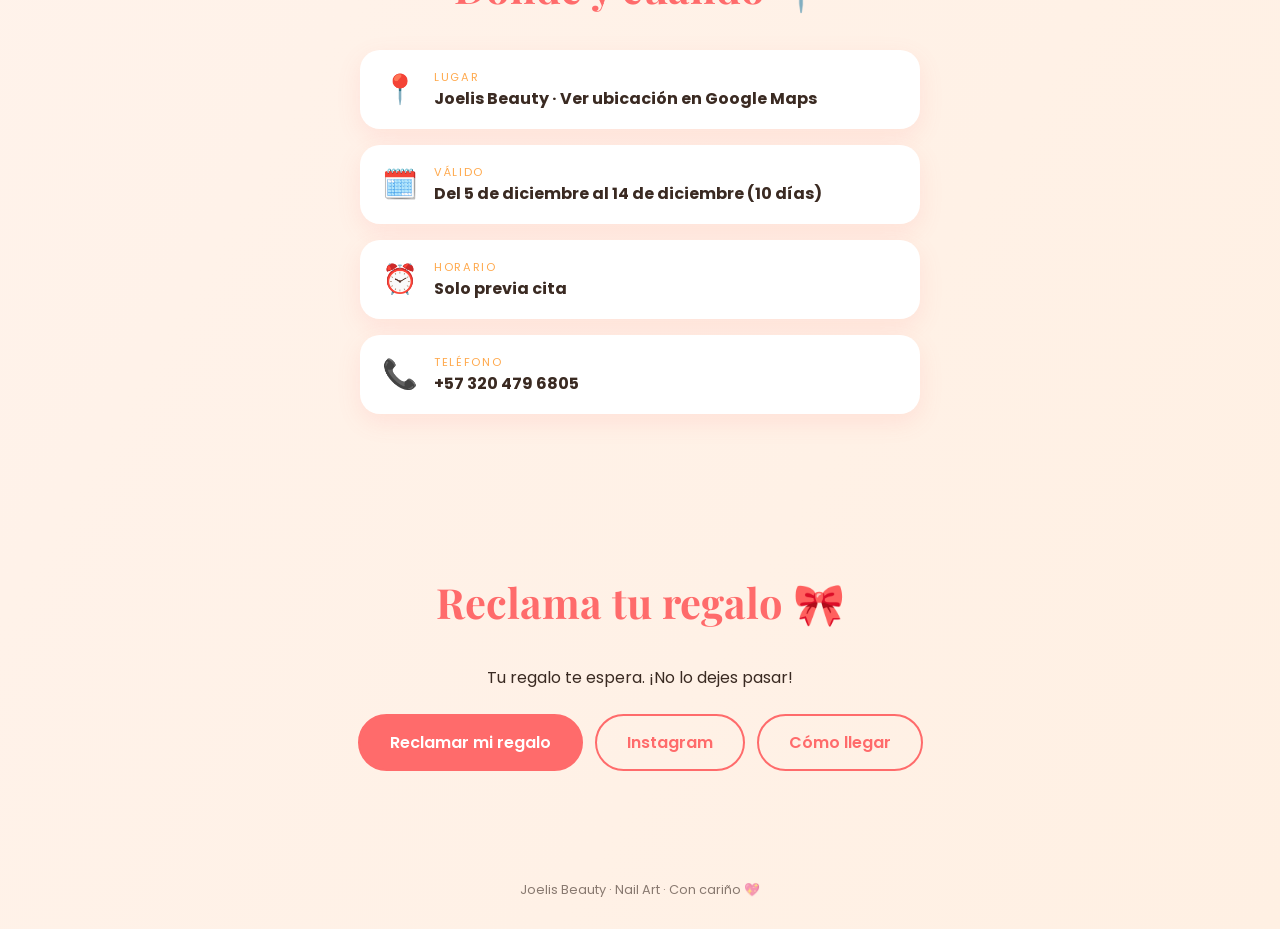
<file: modelos/gratis.html>
<!doctype html>
<html lang="es">
<head>
<meta charset="utf-8">
<meta name="viewport" content="width=device-width, initial-scale=1">
<title>Joelis Beauty</title>
<link href="https://fonts.googleapis.com/css2?family=Playfair+Display:ital,wght@0,600;1,500&family=Poppins:wght@300;400;600&display=swap" rel="stylesheet">
<link rel="stylesheet" href="../assets/card.css">
</head>
<body>
<script src="../assets/datos.js"></script>
<script>
window.CARD = {
  tema: "coral",
  premioDefault: "Tu próximo arreglo de uñas es totalmente GRATIS 💖",
  eyebrow: "Te quiero mucho y por eso",
  titulo: "¡Te quiero regalar algo!",
  subtitulo: "Porque consentirte también es un regalo",
  regalo: { hint: "Toca para abrir el regalo", titulo: "🎁 Tu obsequio", detalle: "{premio}" },
  seccion: "Para reclamarlo 💝",
  galeria: true,
  pasos: [
    "Reserva tu cita por WhatsApp",
    "Muestra esta tarjeta al llegar",
    "Recibe tu obsequio sin costo 🎀"
  ],
  frase: "{nombre}, mereces cosas bonitas. Recibe este detalle con el mismo cariño con que lo preparamos para ti.",
  cuentaTexto: "Tu regalo te espera solo hasta",
  cierre: "Tu regalo te espera. ¡No lo dejes pasar!",
  cierreTitulo: "Reclama tu regalo 🎀",
  botonWa: "Reclamar mi regalo",
  waMensaje: "quiero reclamar mi regalo.",
  particulas: ["🎀", "🎁", "💖", "✨"]
};
</script>
<script src="../assets/card.js"></script>
</body>
</html>
</file>
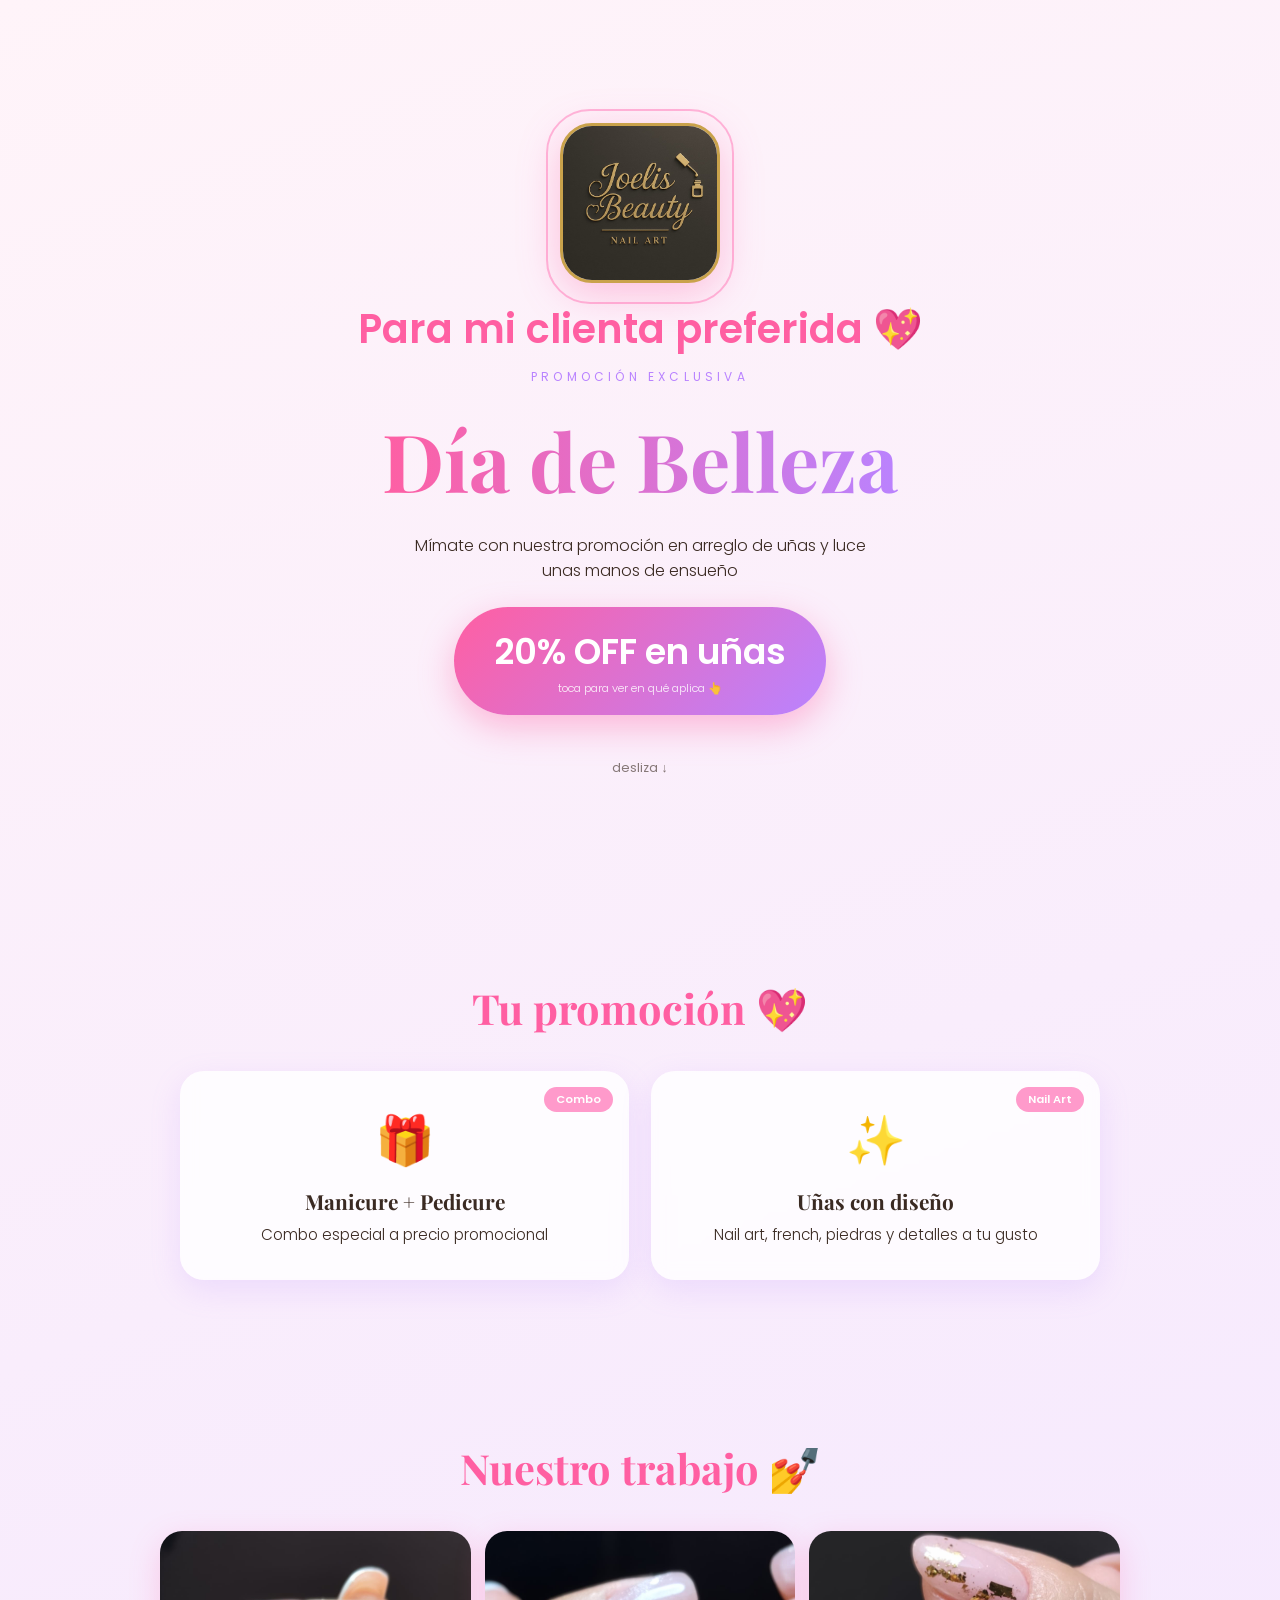
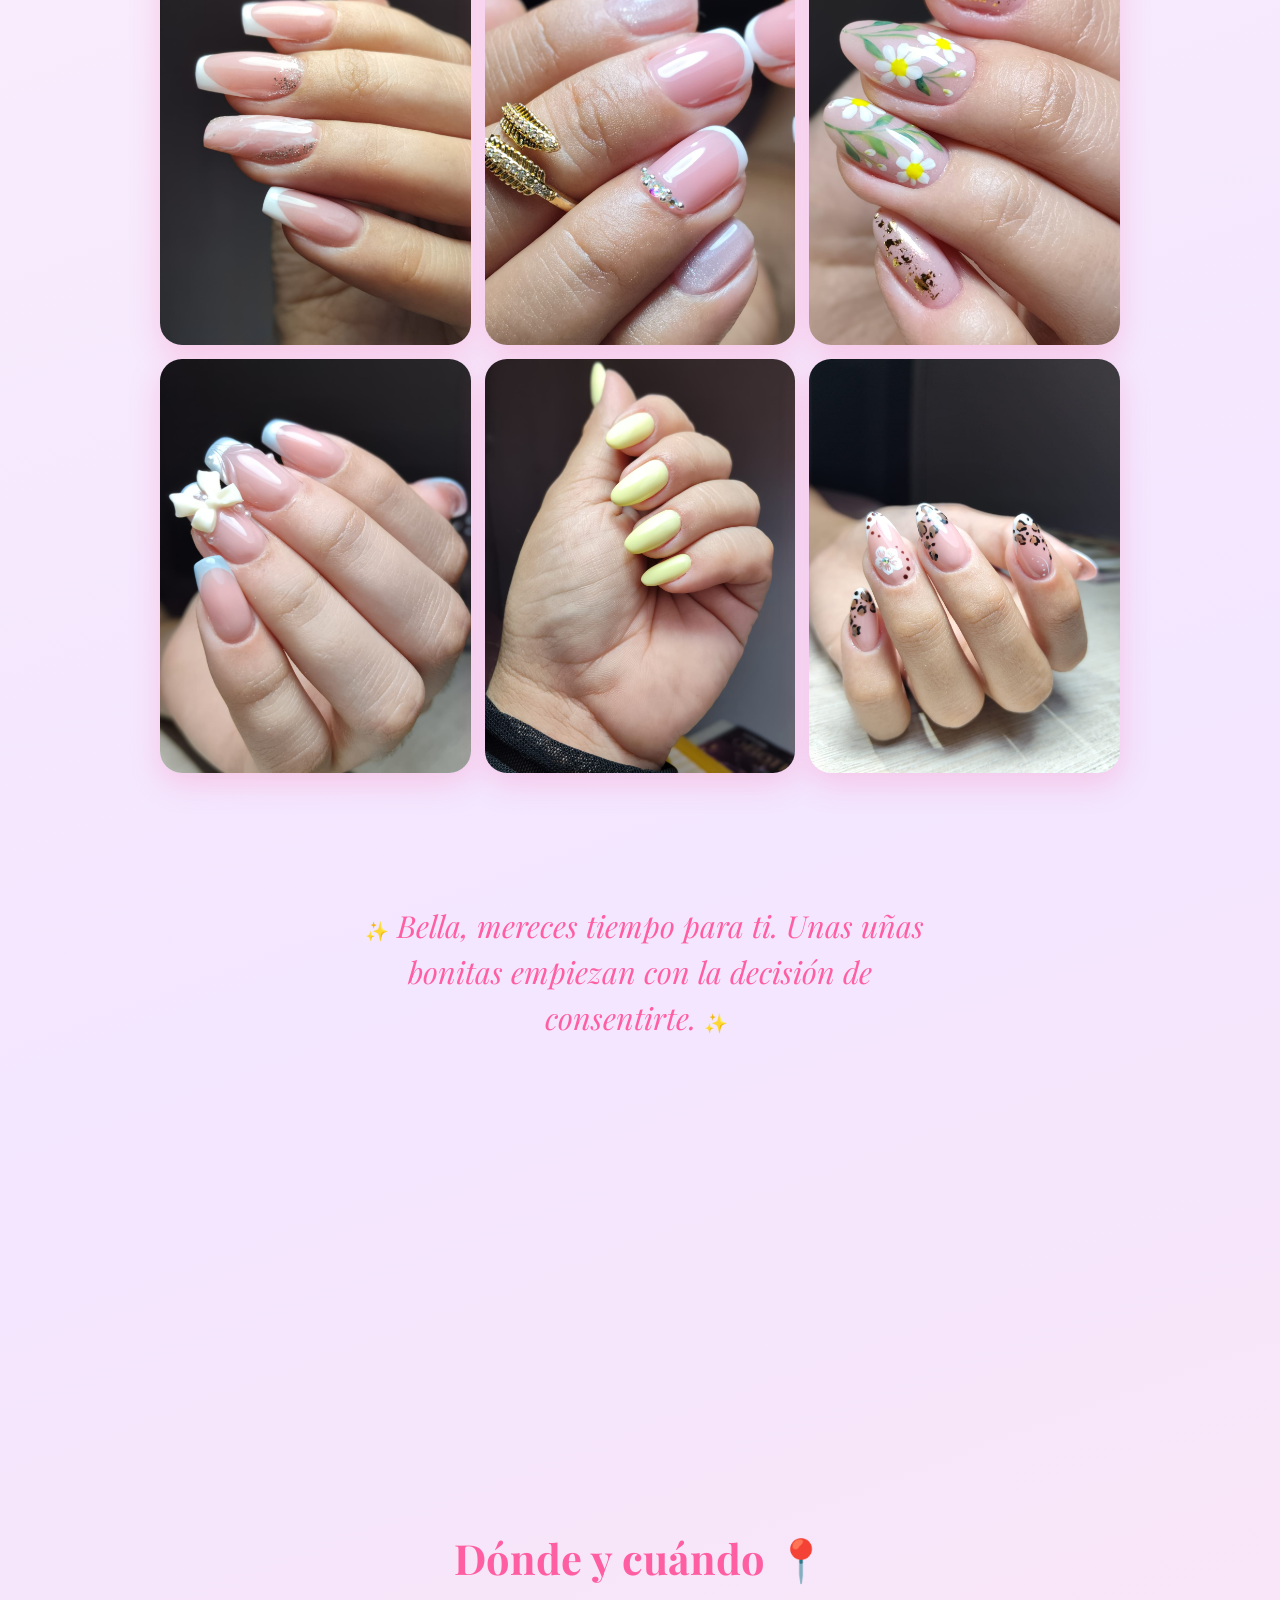
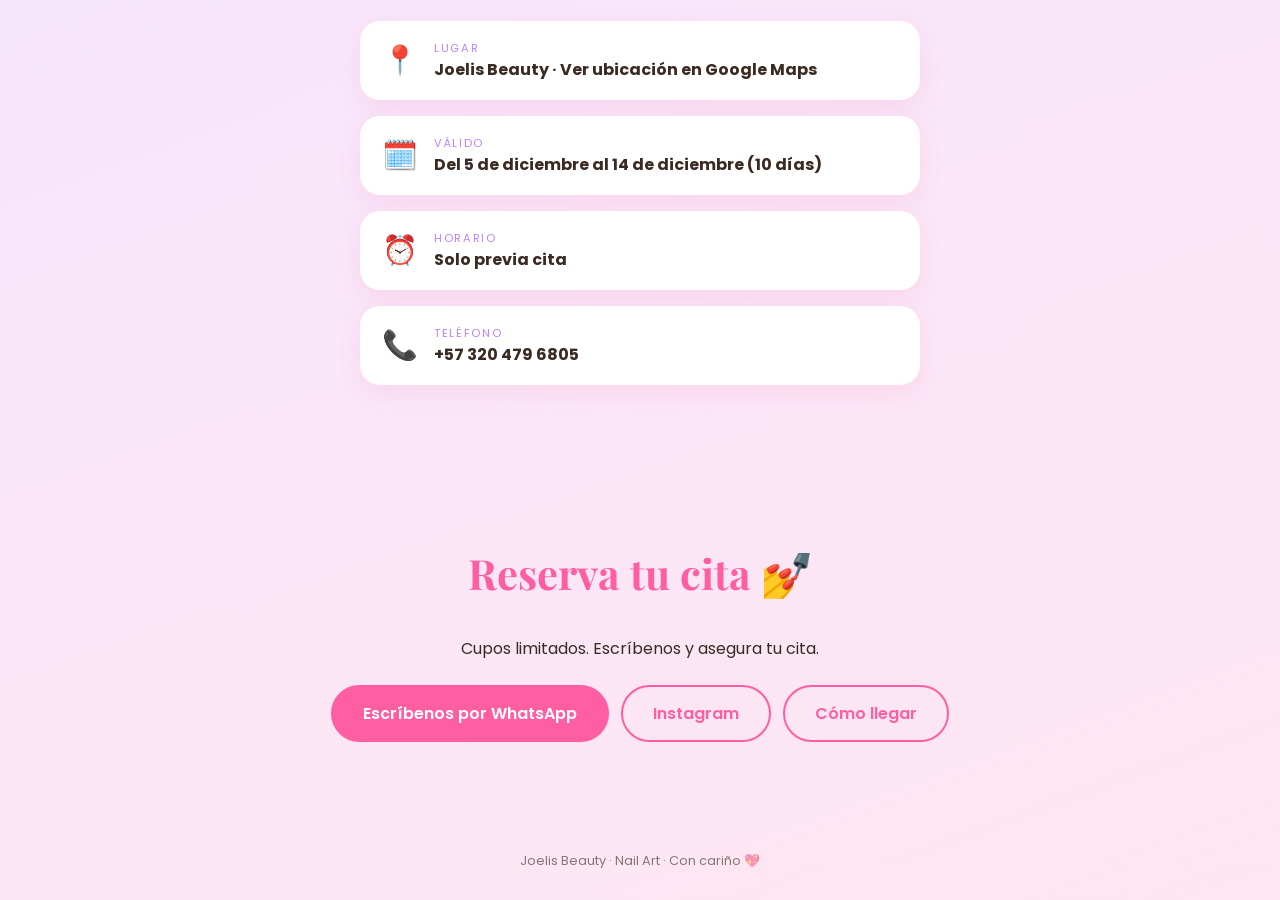
<file: modelos/promocion.html>
<!doctype html>
<html lang="es">
<head>
<meta charset="utf-8">
<meta name="viewport" content="width=device-width, initial-scale=1">
<title>Joelis Beauty</title>
<link href="https://fonts.googleapis.com/css2?family=Playfair+Display:ital,wght@0,600;1,500&family=Poppins:wght@300;400;600&display=swap" rel="stylesheet">
<link rel="stylesheet" href="../assets/card.css">
</head>
<body>
<script src="../assets/datos.js"></script>
<script>
window.CARD = {
  tema: "rosa",
  eyebrow: "Promoción exclusiva",
  titulo: "Día de Belleza",
  subtitulo: "Mímate con nuestra promoción en arreglo de uñas y luce unas manos de ensueño",
  badge: "{desc}% OFF en uñas",
  hint: "toca para ver en qué aplica 👆",
  descDefault: 20,
  seccion: "Tu promoción 💖",
  galeria: true,
  items: [
    { icono: "🎁", titulo: "Manicure + Pedicure", detalle: "Combo especial a precio promocional", tag: "Combo" },
    { icono: "✨", titulo: "Uñas con diseño", detalle: "Nail art, french, piedras y detalles a tu gusto", tag: "Nail Art" },
  ],
  frase: "{nombre}, mereces tiempo para ti. Unas uñas bonitas empiezan con la decisión de consentirte.",
  cuentaTexto: "La promoción termina en",
  cierre: "Cupos limitados. Escríbenos y asegura tu cita.",
  waMensaje: "quiero reservar mi cita con la promoción en arreglo de uñas."
};
</script>
<script src="../assets/card.js"></script>
</body>
</html>
</file>
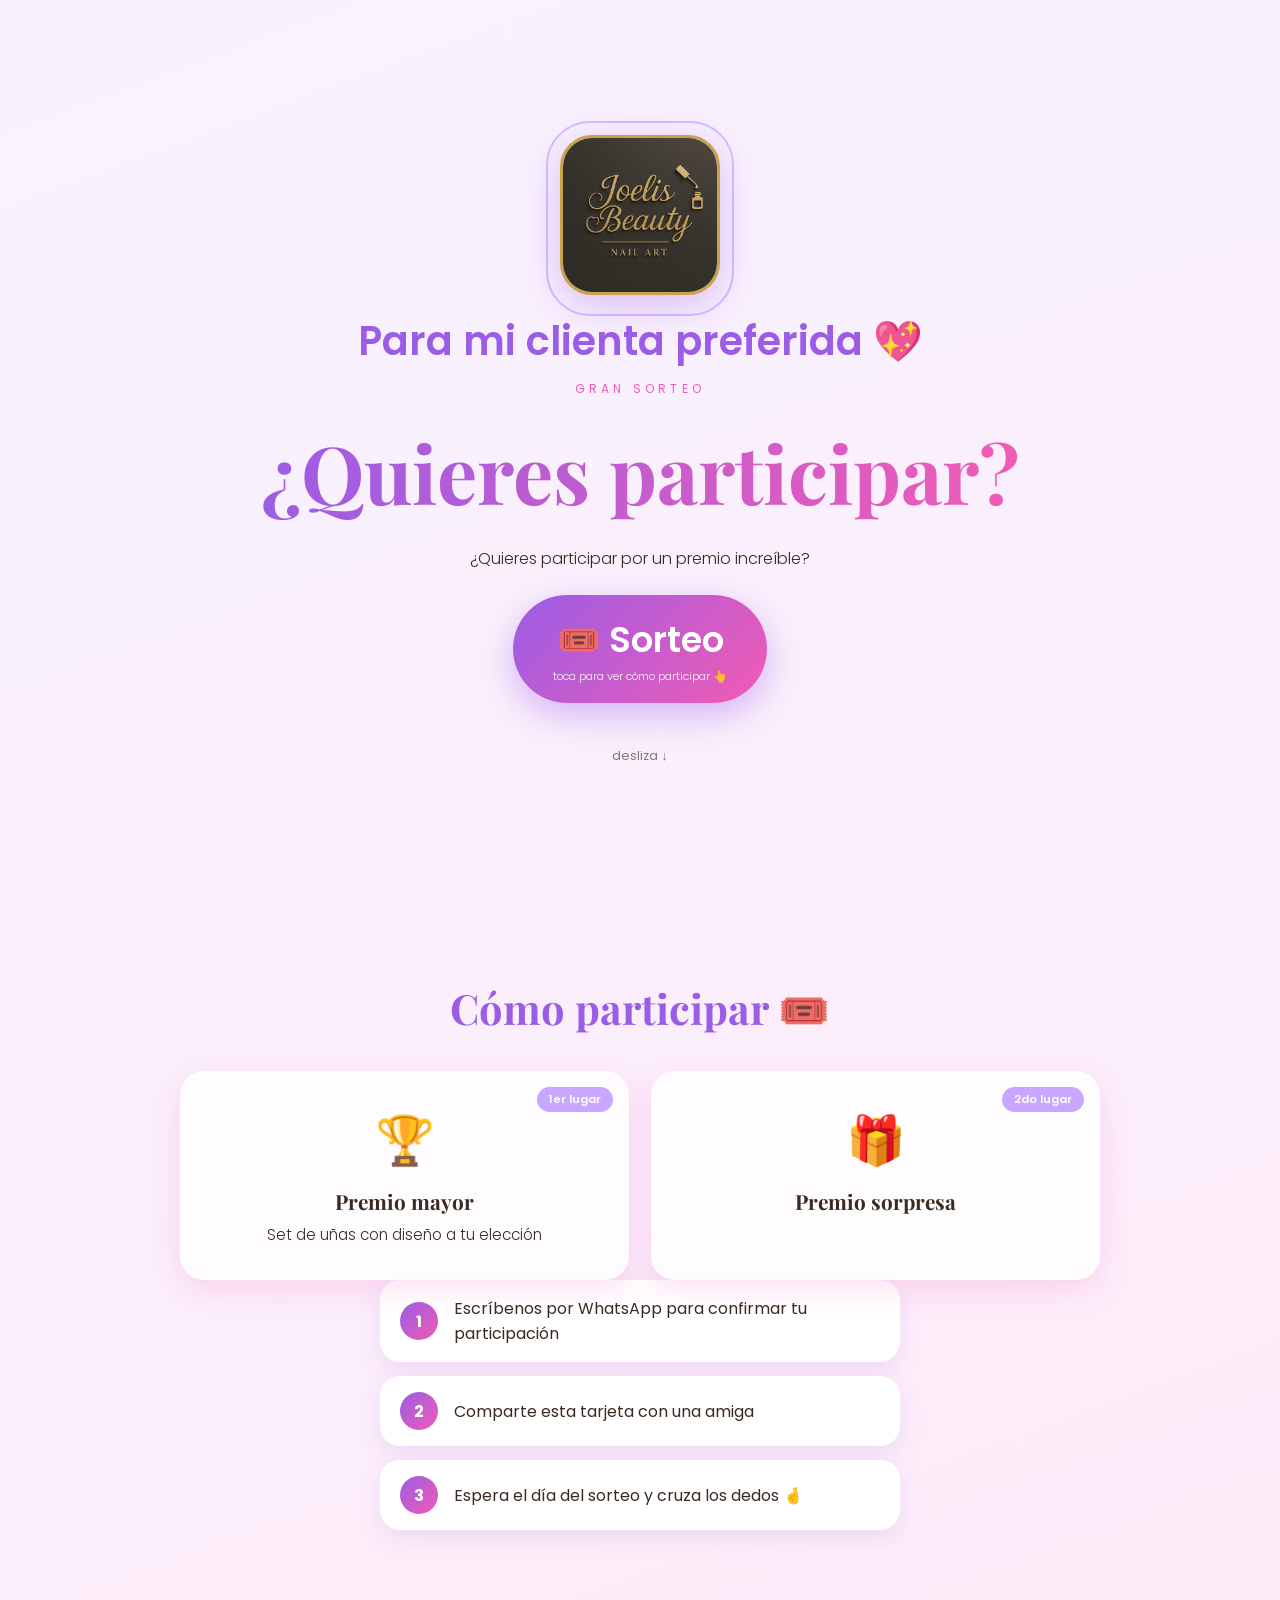
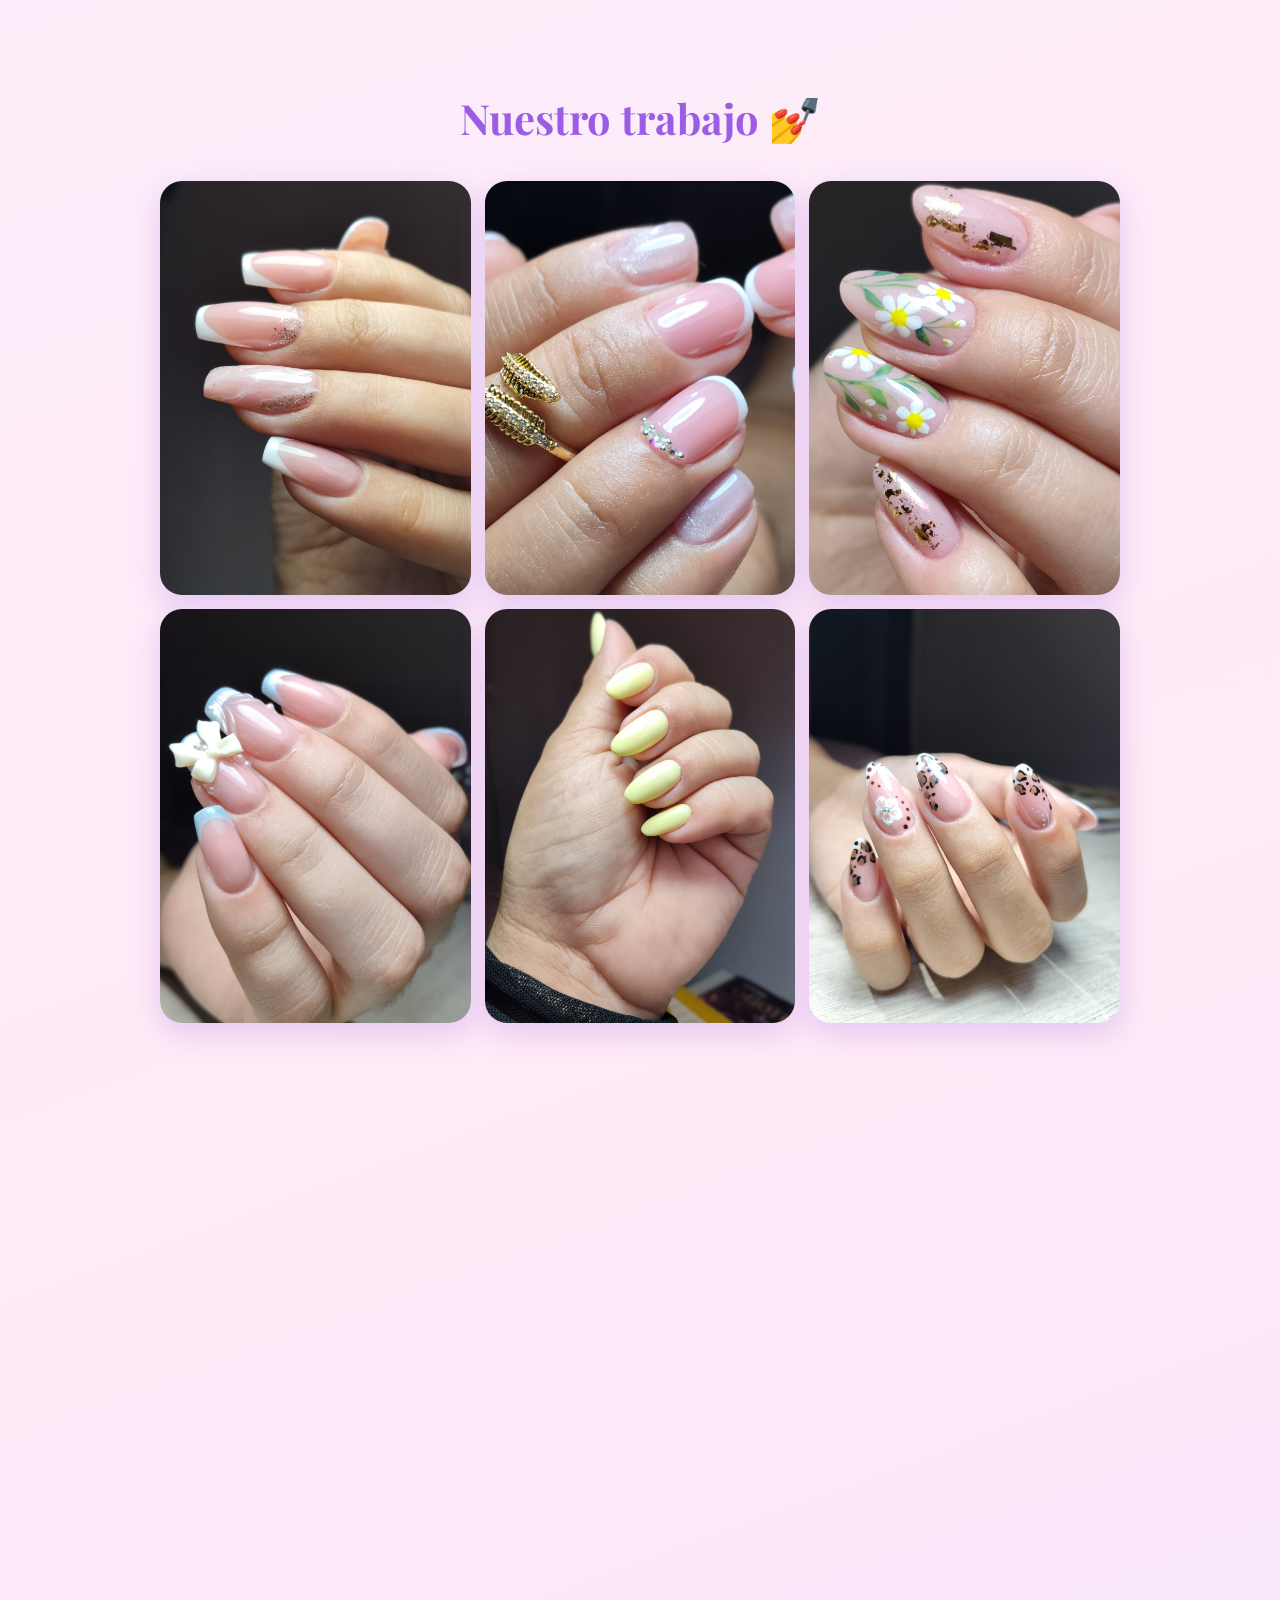
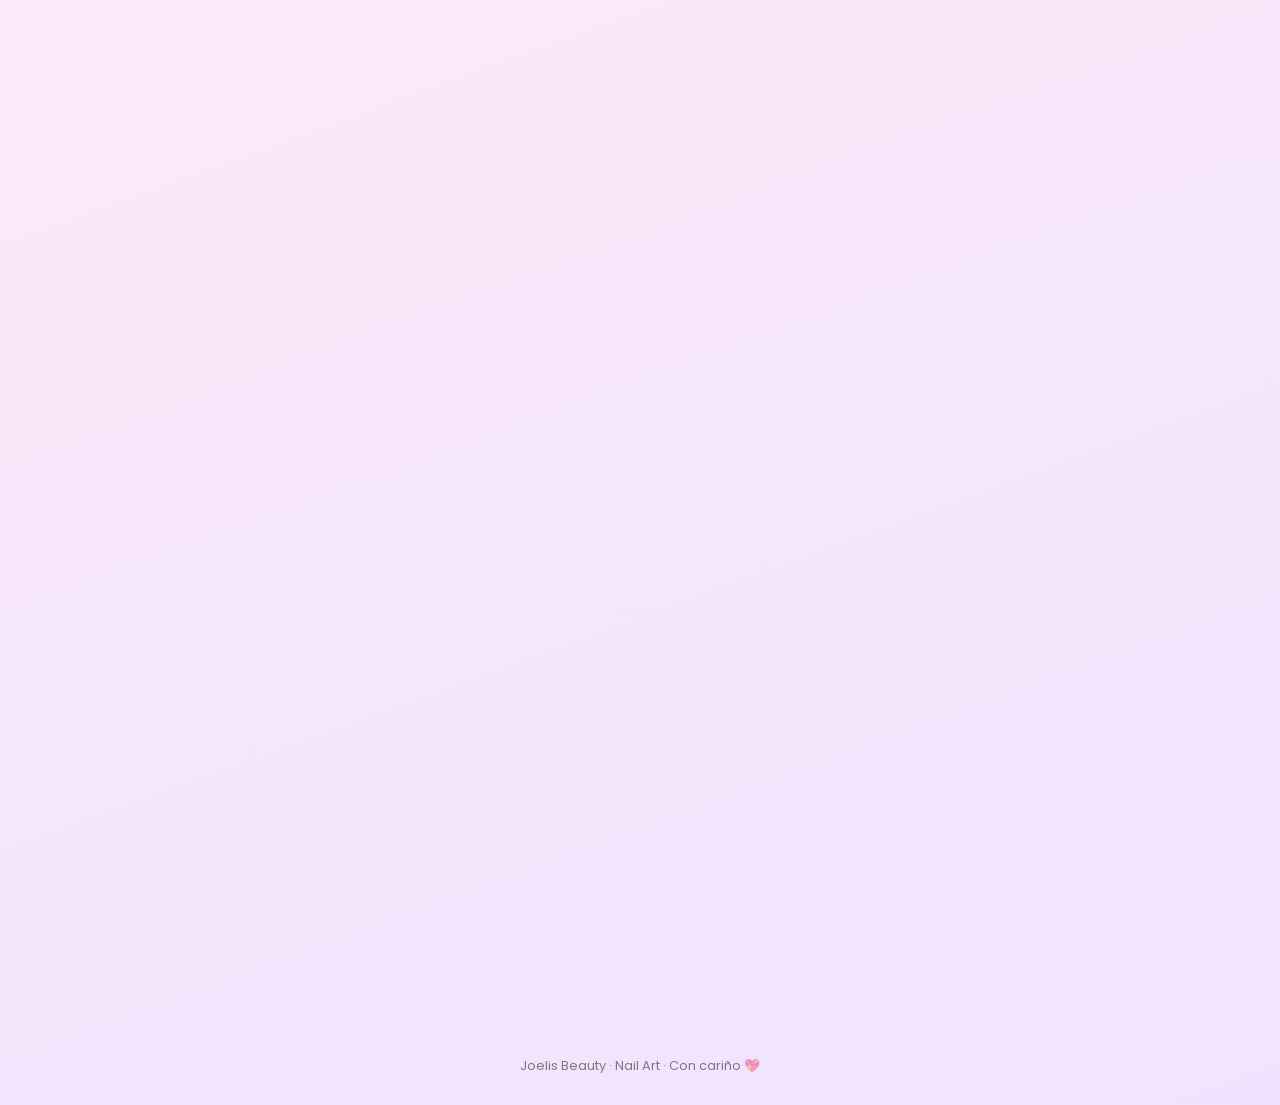
<file: modelos/sorteo.html>
<!doctype html>
<html lang="es">
<head>
<meta charset="utf-8">
<meta name="viewport" content="width=device-width, initial-scale=1">
<title>Joelis Beauty</title>
<link href="https://fonts.googleapis.com/css2?family=Playfair+Display:ital,wght@0,600;1,500&family=Poppins:wght@300;400;600&display=swap" rel="stylesheet">
<link rel="stylesheet" href="../assets/card.css">
</head>
<body>
<script src="../assets/datos.js"></script>
<script>
window.CARD = {
  tema: "lila",
  sorteo: true,
  premioDefault: "Set de uñas con diseño a tu elección",
  eyebrow: "Gran sorteo",
  titulo: "¿Quieres participar?",
  subtitulo: "¿Quieres participar por un premio increíble?",
  badge: "🎟️ Sorteo",
  hint: "toca para ver cómo participar 👆",
  seccion: "Cómo participar 🎟️",
  galeria: true,
  pasos: [
    "Escríbenos por WhatsApp para confirmar tu participación",
    "Comparte esta tarjeta con una amiga",
    "Espera el día del sorteo y cruza los dedos 🤞"
  ],
  items: [
    { icono: "🏆", titulo: "Premio mayor", detalle: "{premio}", tag: "1er lugar" },
    { icono: "🎁", titulo: "Premio sorpresa", detalle: "", tag: "2do lugar" }
  ],
  frase: "{nombre}, la suerte favorece a quienes se atreven. ¡Hoy puede ser tu día de brillar!",
  cuentaTexto: "Faltan para el sorteo",
  cierre: "Entre más amigas invites, más oportunidades tienes.",
  cierreTitulo: "Confirma tu participación 🎟️",
  botonWa: "Quiero participar",
  waMensaje: "quiero participar en el sorteo.",
  particulas: ["💜", "🎟️", "✨", "🎉"]
};
</script>
<script src="../assets/card.js"></script>
</body>
</html>
</file>
<file: assets/card.css>
:root{--a:#ff5fa2;--b:#b983ff;--soft:#ff9acb;--bg1:#fff4f9;--bg2:#f3e6ff;--bg3:#ffe6f1;--texto:#3a2a22}
:root[data-tema="cumple"]{--a:#ff4d8d;--b:#7c5cff;--soft:#ffd166;--bg1:#fff6e0;--bg2:#ffe8f3;--bg3:#e8f0ff}
:root[data-tema="dorado"]{--a:#d4a017;--b:#ff7eb3;--soft:#f3cf6b;--bg1:#fffaf0;--bg2:#fff0f6;--bg3:#fff3d6}
:root[data-tema="lila"]{--a:#9b5de5;--b:#f15bb5;--soft:#c9a6ff;--bg1:#f8f2ff;--bg2:#ffeaf6;--bg3:#efe3ff}
:root[data-tema="coral"]{--a:#ff6b6b;--b:#ffa94d;--soft:#ffb3a7;--bg1:#fff5f2;--bg2:#fff0e3;--bg3:#ffe3e3}

*{box-sizing:border-box;margin:0;padding:0}
html{scroll-behavior:smooth}
body{font-family:'Poppins',sans-serif;color:var(--texto);background:linear-gradient(160deg,var(--bg1),var(--bg2) 60%,var(--bg3));overflow-x:hidden}
h1,h2,h3,.logo-text{font-family:'Playfair Display',serif}

.petals{position:fixed;inset:0;pointer-events:none;z-index:0;overflow:hidden}
.petals span{position:absolute;top:-40px;opacity:.7;animation:fall linear infinite}
@keyframes fall{to{transform:translateY(110vh) rotate(360deg) translateX(40px)}}
section,header,footer{position:relative;z-index:1}

.hero{min-height:100vh;display:flex;flex-direction:column;align-items:center;justify-content:center;text-align:center;padding:40px 20px;gap:14px}
.logo-wrap img{width:160px;height:160px;object-fit:cover;border-radius:32px;background:#2e2723;border:3px solid #c9a24b;box-shadow:0 10px 40px color-mix(in srgb,var(--a) 35%,transparent);animation:pop 1s cubic-bezier(.2,1.4,.4,1) both,float 4s 1s ease-in-out infinite}
.logo-text{font-size:2rem;color:var(--a);animation:pop 1s both}
.hola{font-size:clamp(1.8rem,6vw,2.5rem);line-height:1.25;font-weight:600;color:var(--a);animation:up .8s .2s both}
.eyebrow{letter-spacing:.35em;text-transform:uppercase;font-size:.75rem;color:var(--b);animation:up .8s .3s both}
h1{font-size:clamp(2.6rem,9vw,5rem);line-height:1.25;padding:.12em .08em;background:linear-gradient(90deg,var(--a),var(--b),var(--a));background-size:200%;-webkit-background-clip:text;background-clip:text;color:transparent;animation:up .8s .45s both,shine 5s linear infinite}
.sub{max-width:460px;font-weight:300;animation:up .8s .6s both}
.badge{margin:10px 0;padding:18px 40px;border-radius:999px;background:linear-gradient(135deg,var(--a),var(--b));color:#fff;font-size:2.2rem;font-weight:600;box-shadow:0 12px 35px color-mix(in srgb,var(--a) 40%,transparent);animation:up .8s .75s both,pulse 2s 1.6s infinite}
.btn{display:inline-block;padding:14px 30px;border-radius:999px;background:var(--a);color:#fff;text-decoration:none;border:2px solid var(--a);cursor:pointer;font:inherit;font-weight:600;transition:.3s;animation:up .8s .9s both}
.btn:hover{transform:translateY(-3px) scale(1.04);box-shadow:0 10px 25px color-mix(in srgb,var(--a) 40%,transparent)}
.btn.ghost{background:transparent;color:var(--a)}
.btn.ghost:hover{background:var(--a);color:#fff}
.scroll-hint{margin-top:20px;font-size:.8rem;opacity:.6;animation:bounce 1.6s infinite}

.gift{background:none;border:0;cursor:pointer;display:flex;flex-direction:column;align-items:center;gap:6px;font:inherit;color:var(--texto);animation:up .8s .75s both}
.gift .box{font-size:5rem;display:block;animation:wiggle 1.6s infinite}
.gift small{opacity:.9;font-weight:700;font-size:.95rem}
.gift.open{display:none}
.prize{display:none;background:#fff;border-radius:24px;padding:24px 30px;box-shadow:0 12px 35px color-mix(in srgb,var(--a) 30%,transparent);max-width:380px}
.prize.show{display:block;animation:pop .8s both}
.prize h3{color:var(--a);font-size:1.6rem;margin-bottom:6px}
.confetti{position:fixed;bottom:35%;z-index:9;font-size:1.6rem;pointer-events:none;animation:burst 2.2s ease-out forwards}
@keyframes burst{to{transform:translate(var(--x),var(--y)) rotate(540deg);opacity:0}}
@keyframes wiggle{0%,100%{transform:rotate(0)}20%{transform:rotate(-12deg)}40%{transform:rotate(12deg)}60%{transform:rotate(-8deg)}80%{transform:rotate(8deg)}}

.section{padding:80px 20px;max-width:960px;margin:auto;text-align:center}
h2{font-size:clamp(1.8rem,5vw,2.6rem);margin-bottom:36px;color:var(--a)}
.cards{display:grid;grid-template-columns:repeat(auto-fit,minmax(240px,1fr));gap:22px}
.card{position:relative;background:#ffffffcc;backdrop-filter:blur(8px);border-radius:24px;padding:34px 24px;box-shadow:0 10px 30px color-mix(in srgb,var(--b) 18%,transparent);transition:.4s}
.card.show:hover{transform:translateY(-8px) rotate(-1deg)}
.card .ico{font-size:3rem;margin-bottom:10px;animation:float 3s ease-in-out infinite}
.card h3{font-size:1.3rem;margin-bottom:8px}
.card p{font-weight:300;font-size:.95rem}
.tag{position:absolute;top:16px;right:16px;background:var(--soft);color:#fff;font-size:.7rem;padding:4px 12px;border-radius:999px;font-weight:600}

.steps{display:grid;gap:14px;max-width:520px;margin:auto;text-align:left}
.step{display:flex;gap:16px;align-items:center;background:#fff;border-radius:20px;padding:16px 20px;box-shadow:0 8px 25px color-mix(in srgb,var(--a) 14%,transparent)}
.step b{flex:none;width:38px;height:38px;border-radius:50%;background:linear-gradient(135deg,var(--a),var(--b));color:#fff;display:grid;place-items:center}

.countdown{display:flex;gap:14px;justify-content:center;flex-wrap:wrap}
.countdown div{background:#fff;border-radius:18px;padding:18px 20px;min-width:80px;box-shadow:0 8px 25px color-mix(in srgb,var(--b) 20%,transparent)}
.countdown b{display:block;font-size:2rem;color:var(--a)}
.countdown span{font-size:.75rem;text-transform:uppercase;letter-spacing:.1em}

.info{display:grid;gap:16px;max-width:560px;margin:auto;text-align:left}
.row{display:flex;gap:16px;align-items:center;background:#fff;border-radius:20px;padding:18px 22px;box-shadow:0 8px 25px color-mix(in srgb,var(--a) 12%,transparent)}
.row .ico{font-size:1.8rem}
.row small{display:block;color:var(--b);text-transform:uppercase;font-size:.7rem;letter-spacing:.15em}

.contact p{margin-bottom:24px}
.actions{display:flex;gap:12px;justify-content:center;flex-wrap:wrap}
.contact .btn{animation:none}
footer{text-align:center;padding:30px;font-size:.8rem;opacity:.6}

.reveal{opacity:0;transform:translateY(40px) scale(.97);transition:opacity .8s,transform .8s}
.reveal.show{opacity:1;transform:none}

.info a.row{color:inherit;text-decoration:none;transition:.3s}
.info a.row:hover{transform:translateY(-3px)}

.gallery{max-width:1000px}
.grid{display:grid;grid-template-columns:repeat(2,1fr);gap:14px}
.grid img{width:100%;aspect-ratio:3/4;object-fit:cover;border-radius:22px;box-shadow:0 10px 30px color-mix(in srgb,var(--a) 25%,transparent)}
.grid img.show:hover{transform:scale(1.04) rotate(-1deg)}
@media(min-width:720px){.grid{grid-template-columns:repeat(3,1fr)}}

.petals .balloon{top:auto;bottom:-80px;opacity:.9;animation:rise linear infinite}
.petals .conf{position:absolute;top:-30px;border-radius:2px;animation:fall2 linear infinite}
@keyframes rise{to{transform:translateY(-115vh) translateX(30px) rotate(12deg)}}
@keyframes fall2{to{transform:translateY(112vh) rotate(720deg)}}

.petals .star{position:absolute;color:var(--soft);opacity:0;animation:twinkle ease-in-out infinite}
@keyframes twinkle{0%,100%{opacity:0;transform:scale(.4) rotate(0)}50%{opacity:.95;transform:scale(1.2) rotate(40deg)}}
.shoot{position:fixed;z-index:1;width:90px;height:2px;pointer-events:none;border-radius:2px;background:linear-gradient(90deg,transparent,var(--soft),#fff);transform:rotate(-35deg);animation:shoot 1.2s ease-out forwards}
@keyframes shoot{from{opacity:1;transform:rotate(-35deg) translateX(0)}to{opacity:0;transform:rotate(-35deg) translateX(-420px)}}
.spark{position:fixed;z-index:20;pointer-events:none;animation:spark .9s ease-out forwards}
@keyframes spark{from{opacity:1;transform:translate(0,0) scale(1)}to{opacity:0;transform:translate(var(--dx),var(--dy)) scale(.2) rotate(180deg)}}
.logo-wrap{position:relative}
.logo-wrap::before{content:"";position:absolute;inset:-14px;border-radius:44px;border:2px solid var(--soft);opacity:.7;animation:ring 2.4s ease-out infinite}
@keyframes ring{from{transform:scale(.9);opacity:.8}to{transform:scale(1.25);opacity:0}}
.quote{max-width:680px;padding:50px 20px}
.quote p{font-family:'Playfair Display',serif;font-style:italic;font-size:clamp(1.3rem,4.2vw,1.9rem);line-height:1.5;color:var(--a);position:relative;padding:0 10px}
.quote p::before,.quote p::after{content:"✨";font-style:normal;font-size:1.2rem;margin:0 8px;animation:twinkle 2.4s infinite}
@keyframes up{from{opacity:0;transform:translateY(30px)}to{opacity:1;transform:none}}
@keyframes pop{from{opacity:0;transform:scale(.3) rotate(-20deg)}to{opacity:1;transform:none}}
@keyframes float{50%{transform:translateY(-10px)}}
@keyframes pulse{50%{transform:scale(1.06)}}
@keyframes shine{to{background-position:200%}}
@keyframes bounce{50%{transform:translateY(8px)}}
@media(prefers-reduced-motion:reduce){*{animation:none!important;transition:none!important}.reveal{opacity:1;transform:none}}

.badge-btn{border:0;cursor:pointer;font-family:inherit;display:flex;flex-direction:column;align-items:center;gap:2px}
.badge-btn small{font-size:.7rem;font-weight:300;opacity:.9}
.badge-btn:hover{transform:scale(1.06)}
.badge-btn.pressed{animation:pressed .75s ease both}
@keyframes pressed{0%{transform:scale(1)}25%{transform:scale(.88) rotate(-6deg)}55%{transform:scale(1.25) rotate(6deg);box-shadow:0 0 60px var(--a)}100%{transform:scale(1) rotate(0)}}

/* ===== Tarjetas con regalo (gratis y cumpleaños): fondo animado y regalo en movimiento ===== */
:root[data-regalo] body{background:linear-gradient(120deg,var(--bg1),var(--bg2),var(--bg3),var(--soft),var(--bg1));background-size:400% 400%;animation:bgmove 16s ease infinite}
@keyframes bgmove{0%{background-position:0% 50%}50%{background-position:100% 50%}100%{background-position:0% 50%}}
:root[data-regalo] body::before,:root[data-regalo] body::after{content:"";position:fixed;z-index:0;pointer-events:none;border-radius:50%;width:60vmax;height:60vmax}
:root[data-regalo] body::before{top:-20vmax;left:-20vmax;background:radial-gradient(circle,color-mix(in srgb,var(--a) 28%,transparent),transparent 65%);animation:blob1 14s ease-in-out infinite alternate}
:root[data-regalo] body::after{bottom:-22vmax;right:-22vmax;background:radial-gradient(circle,color-mix(in srgb,var(--b) 28%,transparent),transparent 65%);animation:blob2 18s ease-in-out infinite alternate}
@keyframes blob1{to{transform:translate(35vw,25vh) scale(1.25)}}
@keyframes blob2{to{transform:translate(-30vw,-30vh) scale(1.3)}}

.gift{position:relative;isolation:isolate}
.gift::before{content:"";position:absolute;z-index:-1;width:260px;height:260px;top:-80px;left:50%;margin-left:-130px;border-radius:50%;
  background:repeating-conic-gradient(color-mix(in srgb,var(--soft) 55%,transparent) 0 10deg,transparent 10deg 30deg);
  -webkit-mask-image:radial-gradient(circle,#000 25%,transparent 68%);mask-image:radial-gradient(circle,#000 25%,transparent 68%);animation:spin 10s linear infinite}
@keyframes spin{to{transform:rotate(360deg)}}

.prize{position:relative;overflow:hidden}
.prize.show{animation:pop .8s both,float 4s .9s ease-in-out infinite,glow 2.4s ease-in-out infinite}
.prize.show::after{content:"";position:absolute;inset:0;background:linear-gradient(110deg,transparent 35%,#ffffffcc 50%,transparent 65%);transform:translateX(-120%);animation:sweep 3s 1s ease-in-out infinite}
@keyframes glow{50%{box-shadow:0 0 50px color-mix(in srgb,var(--a) 55%,transparent)}}
@keyframes sweep{to{transform:translateX(120%)}}
.btn.late{animation:up .8s both}

.trofeo{font-size:3.6rem;margin-bottom:6px}
.prize{cursor:pointer}

/* confeti de la ganadora: sale desde atrás de la tarjeta del premio */
.hero .confetti.behind{position:absolute;bottom:auto;z-index:1}
.hero .prize{z-index:2}

/* mensaje de cumpleaños personalizado: texto simple bajo el nombre + remitente */
.carta{max-width:440px;animation:up .8s .35s both}
.carta p{font-family:'Playfair Display',serif;font-style:italic;font-size:clamp(1.15rem,4vw,1.45rem);line-height:1.5;color:var(--texto)}
.carta .de{display:block;margin-top:8px;font-weight:600;color:var(--a);font-size:1.05rem}
.carta .gf{font-style:normal}
</file>
